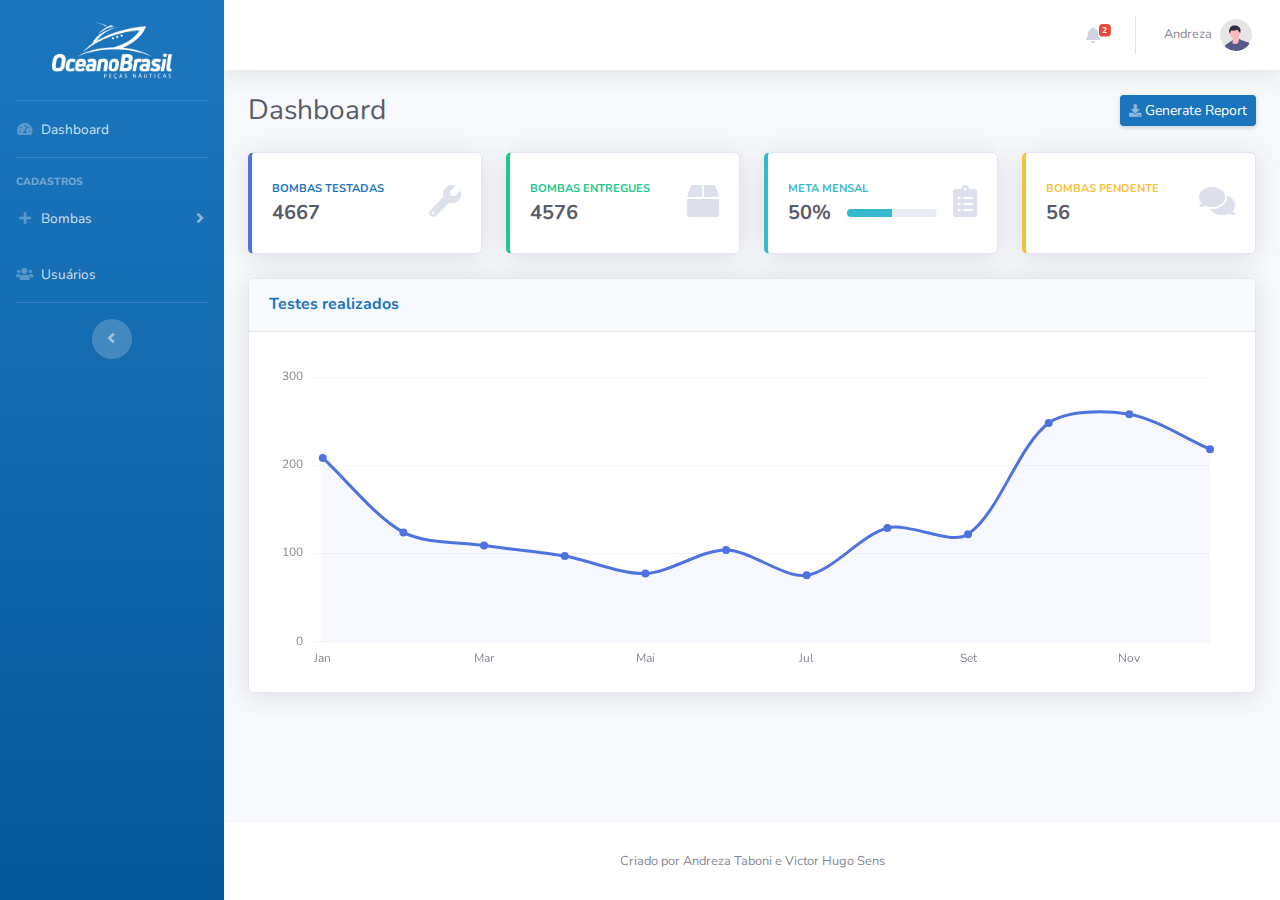
<file: index.html>
<!DOCTYPE html>
<html lang="pt-BR">

<head>

    <meta charset="utf-8">
    <meta http-equiv="X-UA-Compatible" content="IE=edge">
    <meta name="viewport" content="width=device-width, initial-scale=1, shrink-to-fit=no">
    <meta name="description" content="">
    <meta name="author" content="">

    <title>Fuellytics | Dashboard</title>

    <!-- Custom fonts for this template -->
    <link href="vendor/fontawesome-free/css/all.min.css" rel="stylesheet" type="text/css">
    <link
            href="https://fonts.googleapis.com/css?family=Nunito:200,200i,300,300i,400,400i,600,600i,700,700i,800,800i,900,900i"
            rel="stylesheet">

    <!-- Custom styles for this template -->
    <link href="css/sb-admin-2.min.css" rel="stylesheet">

    <!-- Custom styles for this page -->
    <link href="vendor/datatables/dataTables.bootstrap4.min.css" rel="stylesheet">
    <link href="css/custom.css" rel="stylesheet">

</head>

<body id="page-top">
<!-- Page Wrapper -->
<div id="wrapper">
    <!-- Sidebar -->
    <ul class="navbar-nav bg-gradient-primary sidebar sidebar-dark accordion" id="accordionSidebar">

        <!-- Sidebar - Brand -->
        <a class="sidebar-brand d-flex align-items-center justify-content-center" href="index.html">
            <div class="sidebar-brand-icon">
                <img src="img/logo-rodape.png" alt="logo" style="height: 57px;">
            </div>
        </a>

        <!-- Divider -->
        <hr class="sidebar-divider my-0">

        <!-- Nav Item - Dashboard -->
        <li class="nav-item">
            <a class="nav-link" href="index.html">
                <i class="fas fa-fw fa-tachometer-alt"></i>
                <span>Dashboard</span></a>
        </li>

        <!-- Divider -->
        <hr class="sidebar-divider">

        <!-- Heading -->
        <div class="sidebar-heading">
            Cadastros
        </div>

        <!-- Nav Item - Pages Collapse Menu -->
        <li class="nav-item">
            <a class="nav-link collapsed" href="#" data-toggle="collapse" data-target="#collapseTwo"
               aria-expanded="true" aria-controls="collapseTwo">
                <i class="fas fa-fw fa-plus"></i>
                <span>Bombas</span>
            </a>
            <div id="collapseTwo" class="collapse" aria-labelledby="headingTwo" data-parent="#accordionSidebar">
                <div class="bg-white py-2 collapse-inner rounded">
                    <h6 class="collapse-header">Bombas:</h6>
                    <a class="collapse-item" href="marcas.html">Marcas</a>
                    <a class="collapse-item" href="modelos.html">Modelos</a>
                    <a class="collapse-item" href="bombas.html">Bombas</a>
                </div>
            </div>
        </li>

        <!-- Nav Item - Utilities Collapse Menu -->
        <li class="nav-item">
            <a class="nav-link" href="usuarios.html">
                <i class="fas fa-fw fa-users"></i>
                <span>Usuários</span></a>
        </li>


        <!-- Divider -->
        <hr class="sidebar-divider d-none d-md-block">

        <!-- Sidebar Toggler (Sidebar) -->
        <div class="text-center d-none d-md-inline">
            <button class="rounded-circle border-0" id="sidebarToggle"></button>
        </div>

    </ul>
    <!-- End of Sidebar -->

    <!-- Content Wrapper -->
    <div id="content-wrapper" class="d-flex flex-column">

        <!-- Main Content -->
        <div id="content">

            <!-- Topbar -->
            <nav class="navbar navbar-expand navbar-light bg-white topbar mb-4 static-top shadow">

                <!-- Sidebar Toggle (Topbar) -->
                <form class="form-inline">
                    <button id="sidebarToggleTop" class="btn btn-link d-md-none rounded-circle mr-3">
                        <i class="fa fa-bars"></i>
                    </button>
                </form>


                <!-- Topbar Navbar -->
                <ul class="navbar-nav ml-auto">

                    <!-- Nav Item - Search Dropdown (Visible Only XS) -->
                    <li class="nav-item dropdown no-arrow d-sm-none">
                        <a class="nav-link dropdown-toggle" href="#" id="searchDropdown" role="button"
                           data-toggle="dropdown" aria-haspopup="true" aria-expanded="false">
                            <i class="fas fa-search fa-fw"></i>
                        </a>
                        <!-- Dropdown - Messages -->
                        <div class="dropdown-menu dropdown-menu-right p-3 shadow animated--grow-in"
                             aria-labelledby="searchDropdown">
                            <form class="form-inline mr-auto w-100 navbar-search">
                                <div class="input-group">
                                    <input type="text" class="form-control bg-light border-0 small"
                                           placeholder="Search for..." aria-label="Search"
                                           aria-describedby="basic-addon2">
                                    <div class="input-group-append">
                                        <button class="btn btn-primary" type="button">
                                            <i class="fas fa-search fa-sm"></i>
                                        </button>
                                    </div>
                                </div>
                            </form>
                        </div>
                    </li>

                    <!-- Nav Item - Alerts -->
                    <li class="nav-item dropdown no-arrow mx-1">
                        <a class="nav-link dropdown-toggle" href="#" id="alertsDropdown" role="button"
                           data-toggle="dropdown" aria-haspopup="true" aria-expanded="false">
                            <i class="fas fa-bell fa-fw"></i>
                            <!-- Counter - Alerts -->
                            <span class="badge badge-danger badge-counter">2</span>
                        </a>
                        <!-- Dropdown - Alerts -->
                        <div class="dropdown-list dropdown-menu dropdown-menu-right shadow animated--grow-in"
                             aria-labelledby="alertsDropdown">
                            <h6 class="dropdown-header">
                                Notificações
                            </h6>
                            <a class="dropdown-item d-flex align-items-center" href="#">
                                <div class="mr-3">
                                    <div class="icon-circle bg-primary">
                                        <i class="fas fa-file-alt text-white"></i>
                                    </div>
                                </div>
                                <div>
                                    <div class="small text-gray-500">7 de Junho de 2025</div>
                                    <span class="font-weight-bold">Novo relatório pronto para download!</span>
                                </div>
                            </a>
                            <a class="dropdown-item d-flex align-items-center" href="#">
                                <div class="mr-3">
                                    <div class="icon-circle bg-warning">
                                        <i class="fas fa-exclamation-triangle text-white"></i>
                                    </div>
                                </div>
                                <div>
                                    <div class="small text-gray-500">5 de Junho de 2025</div>
                                    Estoque da bomba <b>NN 273</b> baixo.
                                </div>
                            </a>
                            <a class="dropdown-item text-center small text-gray-500" href="#">Ver todos</a>
                        </div>
                    </li>


                    <div class="topbar-divider d-none d-sm-block"></div>

                    <!-- Nav Item - User Information -->
                    <li class="nav-item dropdown no-arrow">
                        <a class="nav-link dropdown-toggle" href="#" id="userDropdown" role="button"
                           data-toggle="dropdown" aria-haspopup="true" aria-expanded="false">
                            <span class="mr-2 d-none d-lg-inline text-gray-600 small">Andreza</span>
                            <img class="img-profile rounded-circle"
                                 src="img/undraw_profile.svg">
                        </a>
                        <!-- Dropdown - User Information -->
                        <div class="dropdown-menu dropdown-menu-right shadow animated--grow-in"
                             aria-labelledby="userDropdown">
                            <a class="dropdown-item" href="usuario.html">
                                <i class="fas fa-user fa-sm fa-fw mr-2 text-gray-400"></i>
                                Perfil
                            </a>
                            <a class="dropdown-item" href="usuario.html">
                                <i class="fas fa-cogs fa-sm fa-fw mr-2 text-gray-400"></i>
                                Configurações
                            </a>
                            <a class="dropdown-item" href="usuario.html">
                                <i class="fas fa-list fa-sm fa-fw mr-2 text-gray-400"></i>
                                Atividades
                            </a>
                            <div class="dropdown-divider"></div>
                            <a class="dropdown-item" href="#" data-toggle="modal" data-target="#logoutModal">
                                <i class="fas fa-sign-out-alt fa-sm fa-fw mr-2 text-gray-400"></i>
                                Sair
                            </a>
                        </div>
                    </li>
                </ul>
            </nav>
            <!-- End of Topbar -->

            <!-- Begin Page Content -->
            <div class="container-fluid">

                <!-- Page Heading -->
                <div class="d-sm-flex align-items-center justify-content-between mb-4">
                    <h1 class="h3 mb-0 text-gray-800">Dashboard</h1>
                    <a href="#" class="d-none d-sm-inline-block btn btn-sm btn-primary shadow-sm"><i
                            class="fas fa-download fa-sm text-white-50"></i> Generate Report</a>
                </div>

                <!-- Content Row -->
                <div class="row">

                    <!-- Earnings (Monthly) Card Example -->
                    <div class="col-xl-3 col-md-6 mb-4">
                        <div class="card border-left-primary shadow h-100 py-2">
                            <div class="card-body">
                                <div class="row no-gutters align-items-center">
                                    <div class="col mr-2">
                                        <div class="text-xs font-weight-bold text-primary text-uppercase mb-1">
                                            Bombas testadas
                                        </div>
                                        <div class="h5 mb-0 font-weight-bold text-gray-800">4667</div>
                                    </div>
                                    <div class="col-auto">
                                        <i class="fas fa-wrench fa-2x text-gray-300"></i>
                                    </div>
                                </div>
                            </div>
                        </div>
                    </div>

                    <!-- Earnings (Monthly) Card Example -->
                    <div class="col-xl-3 col-md-6 mb-4">
                        <div class="card border-left-success shadow h-100 py-2">
                            <div class="card-body">
                                <div class="row no-gutters align-items-center">
                                    <div class="col mr-2">
                                        <div class="text-xs font-weight-bold text-success text-uppercase mb-1">
                                            Bombas entregues
                                        </div>
                                        <div class="h5 mb-0 font-weight-bold text-gray-800">4576</div>
                                    </div>
                                    <div class="col-auto">
                                        <i class="fas fa-box fa-2x text-gray-300"></i>
                                    </div>
                                </div>
                            </div>
                        </div>
                    </div>

                    <!-- Earnings (Monthly) Card Example -->
                    <div class="col-xl-3 col-md-6 mb-4">
                        <div class="card border-left-info shadow h-100 py-2">
                            <div class="card-body">
                                <div class="row no-gutters align-items-center">
                                    <div class="col mr-2">
                                        <div class="text-xs font-weight-bold text-info text-uppercase mb-1">
                                            Meta mensal
                                        </div>
                                        <div class="row no-gutters align-items-center">
                                            <div class="col-auto">
                                                <div class="h5 mb-0 mr-3 font-weight-bold text-gray-800">50%</div>
                                            </div>
                                            <div class="col">
                                                <div class="progress progress-sm mr-2">
                                                    <div class="progress-bar bg-info" role="progressbar"
                                                         style="width: 50%" aria-valuenow="50" aria-valuemin="0"
                                                         aria-valuemax="100"></div>
                                                </div>
                                            </div>
                                        </div>
                                    </div>
                                    <div class="col-auto">
                                        <i class="fas fa-clipboard-list fa-2x text-gray-300"></i>
                                    </div>
                                </div>
                            </div>
                        </div>
                    </div>

                    <!-- Pending Requests Card Example -->
                    <div class="col-xl-3 col-md-6 mb-4">
                        <div class="card border-left-warning shadow h-100 py-2">
                            <div class="card-body">
                                <div class="row no-gutters align-items-center">
                                    <div class="col mr-2">
                                        <div class="text-xs font-weight-bold text-warning text-uppercase mb-1">
                                            Bombas pendente
                                        </div>
                                        <div class="h5 mb-0 font-weight-bold text-gray-800">56</div>
                                    </div>
                                    <div class="col-auto">
                                        <i class="fas fa-comments fa-2x text-gray-300"></i>
                                    </div>
                                </div>
                            </div>
                        </div>
                    </div>
                </div>

                <!-- Content Row -->

                <div class="row">

                    <!-- Area Chart -->
                    <div class="col-12">
                        <div class="card shadow mb-4">
                            <!-- Card Header - Dropdown -->
                            <div class="card-header py-3 d-flex flex-row align-items-center justify-content-between">
                                <h6 class="m-0 font-weight-bold text-primary">Testes realizados</h6>
                            </div>
                            <!-- Card Body -->
                            <div class="card-body">
                                <div class="chart-area">
                                    <canvas id="myAreaChart"></canvas>
                                </div>
                            </div>
                        </div>
                    </div>
                </div>

            </div>
            <!-- /.container-fluid -->

        </div>
        <!-- End of Main Content -->

        <!-- Footer -->
        <footer class="sticky-footer bg-white">
            <div class="container my-auto">
                <div class="copyright text-center my-auto">
                    <span>Criado por Andreza Taboni e Victor Hugo Sens</span>
                </div>
            </div>
        </footer>
        <!-- End of Footer -->

    </div>
    <!-- End of Content Wrapper -->

</div>
<!-- End of Page Wrapper -->

<!-- Scroll to Top Button-->
<a class="scroll-to-top rounded" href="#page-top">
    <i class="fas fa-angle-up"></i>
</a>

<!-- Logout Modal-->
<div class="modal fade" id="logoutModal" tabindex="-1" role="dialog" aria-labelledby="exampleModalLabel"
     aria-hidden="true">
    <div class="modal-dialog" role="document">
        <div class="modal-content">
            <div class="modal-header">
                <h5 class="modal-title" id="exampleModalLabel">Ready to Leave?</h5>
                <button class="close" type="button" data-dismiss="modal" aria-label="Close">
                    <span aria-hidden="true">×</span>
                </button>
            </div>
            <div class="modal-body">Select "Logout" below if you are ready to end your current session.</div>
            <div class="modal-footer">
                <button class="btn btn-secondary" type="button" data-dismiss="modal">Cancel</button>
                <a class="btn btn-primary" href="login.html">Logout</a>
            </div>
        </div>
    </div>
</div>

<!-- Bootstrap core JavaScript-->
<script src="vendor/jquery/jquery.min.js"></script>
<script src="vendor/bootstrap/js/bootstrap.bundle.min.js"></script>

<!-- Core plugin JavaScript-->
<script src="vendor/jquery-easing/jquery.easing.min.js"></script>

<!-- Custom scripts for all pages-->
<script src="js/sb-admin-2.min.js"></script>

<script src="vendor/chart.js/Chart.min.js"></script>

<!-- Page level custom scripts -->
<script src="js/demo/chart-area-demo.js"></script>
<script src="js/demo/chart-pie-demo.js"></script>

</body>

</html>
</file>
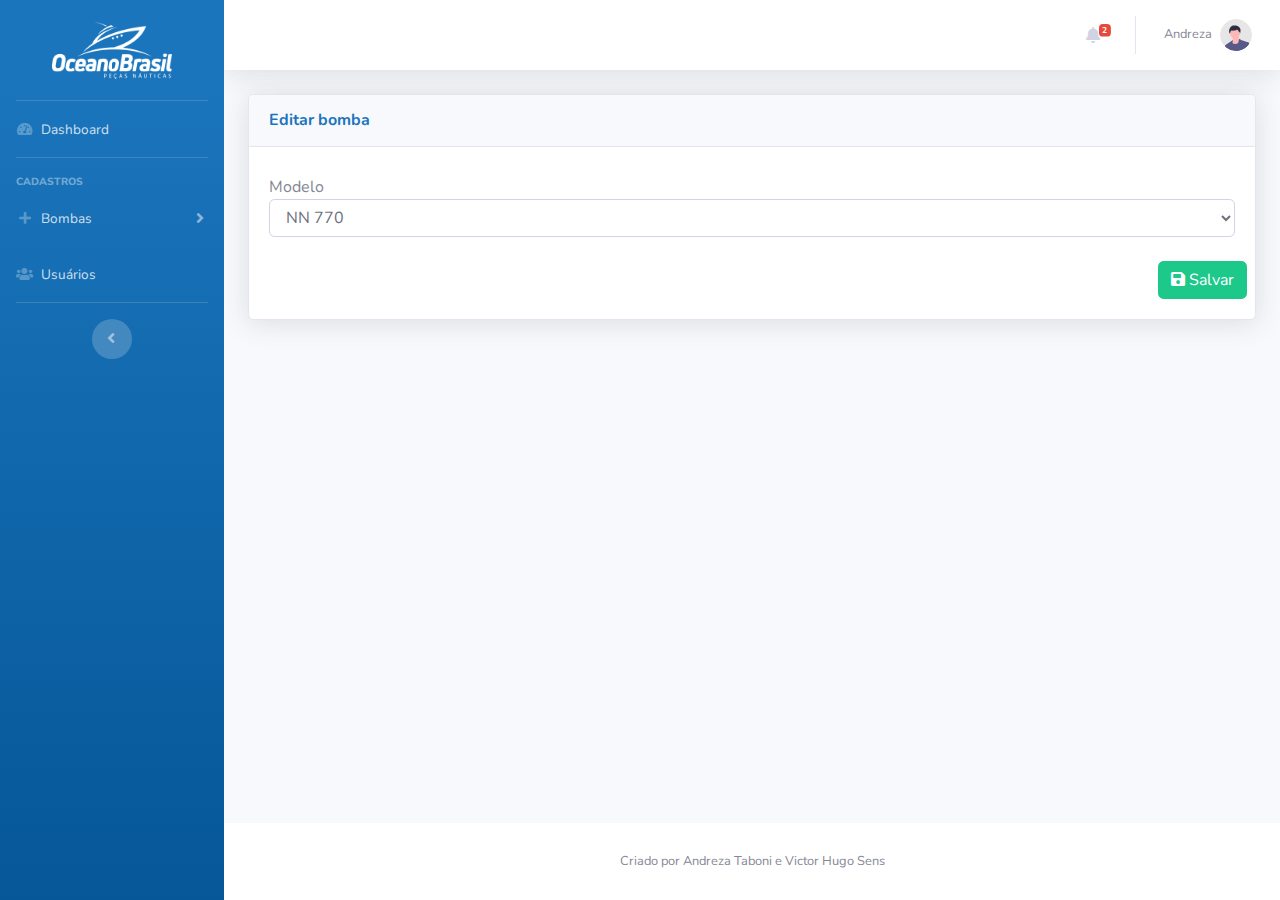
<file: bomba.html>
<!DOCTYPE html>
<html lang="pt-BR">

<head>

    <meta charset="utf-8">
    <meta http-equiv="X-UA-Compatible" content="IE=edge">
    <meta name="viewport" content="width=device-width, initial-scale=1, shrink-to-fit=no">
    <meta name="description" content="">
    <meta name="author" content="">

    <title>Fuellytics | Editar bomba</title>

    <!-- Custom fonts for this template -->
    <link href="vendor/fontawesome-free/css/all.min.css" rel="stylesheet" type="text/css">
    <link
            href="https://fonts.googleapis.com/css?family=Nunito:200,200i,300,300i,400,400i,600,600i,700,700i,800,800i,900,900i"
            rel="stylesheet">

    <!-- Custom styles for this template -->
    <link href="css/sb-admin-2.min.css" rel="stylesheet">

    <!-- Custom styles for this page -->
    <link href="vendor/datatables/dataTables.bootstrap4.min.css" rel="stylesheet">
    <link href="css/custom.css" rel="stylesheet">

</head>

<body id="page-top">
<!-- Page Wrapper -->
<div id="wrapper">
    <!-- Sidebar -->
    <ul class="navbar-nav bg-gradient-primary sidebar sidebar-dark accordion" id="accordionSidebar">

        <!-- Sidebar - Brand -->
        <a class="sidebar-brand d-flex align-items-center justify-content-center" href="index.html">
            <div class="sidebar-brand-icon">
                <img src="img/logo-rodape.png" alt="logo" style="height: 57px;">
            </div>
        </a>

        <!-- Divider -->
        <hr class="sidebar-divider my-0">

        <!-- Nav Item - Dashboard -->
        <li class="nav-item">
            <a class="nav-link" href="index.html">
                <i class="fas fa-fw fa-tachometer-alt"></i>
                <span>Dashboard</span></a>
        </li>

        <!-- Divider -->
        <hr class="sidebar-divider">

        <!-- Heading -->
        <div class="sidebar-heading">
            Cadastros
        </div>

        <!-- Nav Item - Pages Collapse Menu -->
        <li class="nav-item">
            <a class="nav-link collapsed" href="#" data-toggle="collapse" data-target="#collapseTwo"
               aria-expanded="true" aria-controls="collapseTwo">
                <i class="fas fa-fw fa-plus"></i>
                <span>Bombas</span>
            </a>
            <div id="collapseTwo" class="collapse" aria-labelledby="headingTwo" data-parent="#accordionSidebar">
                <div class="bg-white py-2 collapse-inner rounded">
                    <h6 class="collapse-header">Bombas:</h6>
                    <a class="collapse-item" href="marcas.html">Marcas</a>
                    <a class="collapse-item" href="modelos.html">Modelos</a>
                    <a class="collapse-item" href="bombas.html">Bombas</a>
                </div>
            </div>
        </li>

        <!-- Nav Item - Utilities Collapse Menu -->
        <li class="nav-item">
            <a class="nav-link" href="usuarios.html">
                <i class="fas fa-fw fa-users"></i>
                <span>Usuários</span></a>
        </li>


        <!-- Divider -->
        <hr class="sidebar-divider d-none d-md-block">

        <!-- Sidebar Toggler (Sidebar) -->
        <div class="text-center d-none d-md-inline">
            <button class="rounded-circle border-0" id="sidebarToggle"></button>
        </div>

    </ul>
    <!-- End of Sidebar -->

    <!-- Content Wrapper -->
    <div id="content-wrapper" class="d-flex flex-column">

        <!-- Main Content -->
        <div id="content">

            <!-- Topbar -->
            <nav class="navbar navbar-expand navbar-light bg-white topbar mb-4 static-top shadow">

                <!-- Sidebar Toggle (Topbar) -->
                <form class="form-inline">
                    <button id="sidebarToggleTop" class="btn btn-link d-md-none rounded-circle mr-3">
                        <i class="fa fa-bars"></i>
                    </button>
                </form>


                <!-- Topbar Navbar -->
                <ul class="navbar-nav ml-auto">

                    <!-- Nav Item - Search Dropdown (Visible Only XS) -->
                    <li class="nav-item dropdown no-arrow d-sm-none">
                        <a class="nav-link dropdown-toggle" href="#" id="searchDropdown" role="button"
                           data-toggle="dropdown" aria-haspopup="true" aria-expanded="false">
                            <i class="fas fa-search fa-fw"></i>
                        </a>
                        <!-- Dropdown - Messages -->
                        <div class="dropdown-menu dropdown-menu-right p-3 shadow animated--grow-in"
                             aria-labelledby="searchDropdown">
                            <form class="form-inline mr-auto w-100 navbar-search">
                                <div class="input-group">
                                    <input type="text" class="form-control bg-light border-0 small"
                                           placeholder="Search for..." aria-label="Search"
                                           aria-describedby="basic-addon2">
                                    <div class="input-group-append">
                                        <button class="btn btn-primary" type="button">
                                            <i class="fas fa-search fa-sm"></i>
                                        </button>
                                    </div>
                                </div>
                            </form>
                        </div>
                    </li>

                    <!-- Nav Item - Alerts -->
                    <li class="nav-item dropdown no-arrow mx-1">
                        <a class="nav-link dropdown-toggle" href="#" id="alertsDropdown" role="button"
                           data-toggle="dropdown" aria-haspopup="true" aria-expanded="false">
                            <i class="fas fa-bell fa-fw"></i>
                            <!-- Counter - Alerts -->
                            <span class="badge badge-danger badge-counter">2</span>
                        </a>
                        <!-- Dropdown - Alerts -->
                        <div class="dropdown-list dropdown-menu dropdown-menu-right shadow animated--grow-in"
                             aria-labelledby="alertsDropdown">
                            <h6 class="dropdown-header">
                                Notificações
                            </h6>
                            <a class="dropdown-item d-flex align-items-center" href="#">
                                <div class="mr-3">
                                    <div class="icon-circle bg-primary">
                                        <i class="fas fa-file-alt text-white"></i>
                                    </div>
                                </div>
                                <div>
                                    <div class="small text-gray-500">7 de Junho de 2025</div>
                                    <span class="font-weight-bold">Novo relatório pronto para download!</span>
                                </div>
                            </a>
                            <a class="dropdown-item d-flex align-items-center" href="#">
                                <div class="mr-3">
                                    <div class="icon-circle bg-warning">
                                        <i class="fas fa-exclamation-triangle text-white"></i>
                                    </div>
                                </div>
                                <div>
                                    <div class="small text-gray-500">5 de Junho de 2025</div>
                                    Estoque da bomba <b>NN 273</b> baixo.
                                </div>
                            </a>
                            <a class="dropdown-item text-center small text-gray-500" href="#">Ver todos</a>
                        </div>
                    </li>


                    <div class="topbar-divider d-none d-sm-block"></div>

                    <!-- Nav Item - User Information -->
                    <li class="nav-item dropdown no-arrow">
                        <a class="nav-link dropdown-toggle" href="#" id="userDropdown" role="button"
                           data-toggle="dropdown" aria-haspopup="true" aria-expanded="false">
                            <span class="mr-2 d-none d-lg-inline text-gray-600 small">Andreza</span>
                            <img class="img-profile rounded-circle"
                                 src="img/undraw_profile.svg">
                        </a>
                        <!-- Dropdown - User Information -->
                        <div class="dropdown-menu dropdown-menu-right shadow animated--grow-in"
                             aria-labelledby="userDropdown">
                            <a class="dropdown-item" href="usuario.html">
                                <i class="fas fa-user fa-sm fa-fw mr-2 text-gray-400"></i>
                                Perfil
                            </a>
                            <a class="dropdown-item" href="usuario.html">
                                <i class="fas fa-cogs fa-sm fa-fw mr-2 text-gray-400"></i>
                                Configurações
                            </a>
                            <a class="dropdown-item" href="usuario.html">
                                <i class="fas fa-list fa-sm fa-fw mr-2 text-gray-400"></i>
                                Atividades
                            </a>
                            <div class="dropdown-divider"></div>
                            <a class="dropdown-item" href="#" data-toggle="modal" data-target="#logoutModal">
                                <i class="fas fa-sign-out-alt fa-sm fa-fw mr-2 text-gray-400"></i>
                                Sair
                            </a>
                        </div>
                    </li>

                </ul>

            </nav>
            <!-- End of Topbar -->

            <!-- Begin Page Content -->
            <div class="container-fluid">

                <!-- DataTales Example -->
                <div class="card shadow mb-4">
                    <div class="card-header py-3">
                        <h6 class="m-0 font-weight-bold text-primary">Editar bomba</h6>
                    </div>
                    <div class="card-body">
                        <div class="w-100">
                            <form class="needs-validation">
                                <div class="row g-3">

                                    <div class="col-sm-12">
                                        <label class="form-label w-100">
                                            Modelo
                                        </label>
                                        <select name="modelo" class="form-control">
                                            <option value="1">NN 770</option>
                                            <option value="2">NN 651</option>
                                            <option value="3">NN 810</option>
                                        </select>
                                    </div>

                                    <div class="w-100 d-flex justify-content-end mt-4">
                                        <button class="btn btn-success btn" type="submit">
                                            <i class="fa fa-save"></i>
                                            Salvar
                                        </button>
                                    </div>
                                </div>
                            </form>
                        </div>
                    </div>
                </div>

            </div>
            <!-- /.container-fluid -->

        </div>
        <!-- End of Main Content -->

        <!-- Footer -->
        <footer class="sticky-footer bg-white">
            <div class="container my-auto">
                <div class="copyright text-center my-auto">
                    <span>Criado por Andreza Taboni e Victor Hugo Sens</span>
                </div>
            </div>
        </footer>
        <!-- End of Footer -->

    </div>
    <!-- End of Content Wrapper -->

</div>
<!-- End of Page Wrapper -->

<!-- Scroll to Top Button-->
<a class="scroll-to-top rounded" href="#page-top">
    <i class="fas fa-angle-up"></i>
</a>

<!-- Logout Modal-->
<div class="modal fade" id="logoutModal" tabindex="-1" role="dialog" aria-labelledby="exampleModalLabel"
     aria-hidden="true">
    <div class="modal-dialog" role="document">
        <div class="modal-content">
            <div class="modal-header">
                <h5 class="modal-title" id="exampleModalLabel">Ready to Leave?</h5>
                <button class="close" type="button" data-dismiss="modal" aria-label="Close">
                    <span aria-hidden="true">×</span>
                </button>
            </div>
            <div class="modal-body">Select "Logout" below if you are ready to end your current session.</div>
            <div class="modal-footer">
                <button class="btn btn-secondary" type="button" data-dismiss="modal">Cancel</button>
                <a class="btn btn-primary" href="login.html">Logout</a>
            </div>
        </div>
    </div>
</div>

<!-- Bootstrap core JavaScript-->
<script src="vendor/jquery/jquery.min.js"></script>
<script src="vendor/bootstrap/js/bootstrap.bundle.min.js"></script>

<!-- Core plugin JavaScript-->
<script src="vendor/jquery-easing/jquery.easing.min.js"></script>

<!-- Custom scripts for all pages-->
<script src="js/sb-admin-2.min.js"></script>

<!-- Page level plugins -->
<script src="vendor/datatables/jquery.dataTables.min.js"></script>
<script src="vendor/datatables/dataTables.bootstrap4.min.js"></script>

<!-- Page level custom scripts -->
<!--<script src="js/demo/datatables-demo.js"></script>-->

</body>

</html>
</file>
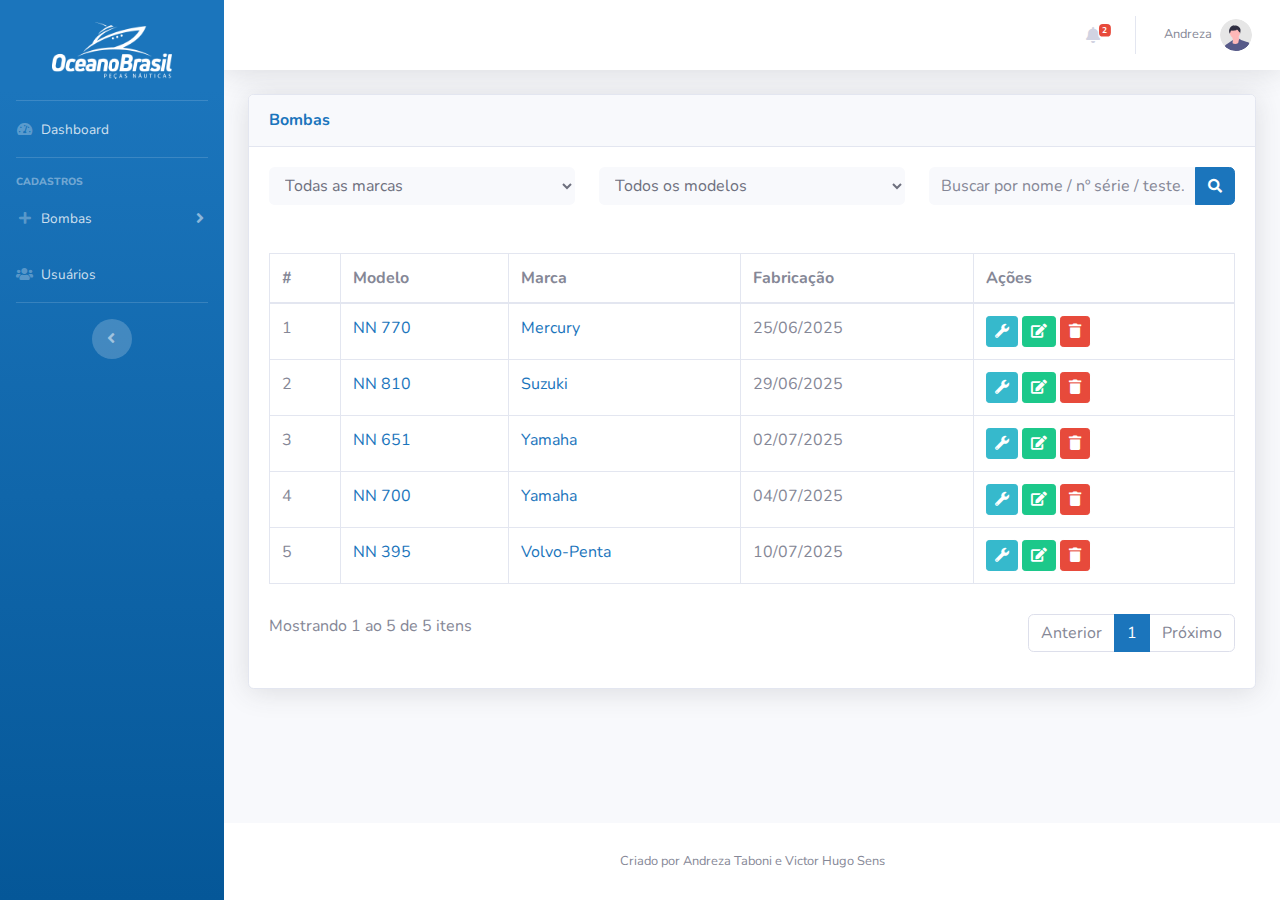
<file: bombas.html>
<!DOCTYPE html>
<html lang="pt-BR">

<head>

    <meta charset="utf-8">
    <meta http-equiv="X-UA-Compatible" content="IE=edge">
    <meta name="viewport" content="width=device-width, initial-scale=1, shrink-to-fit=no">
    <meta name="description" content="">
    <meta name="author" content="">

    <title>Fuellytics | Bombas</title>

    <!-- Custom fonts for this template -->
    <link href="vendor/fontawesome-free/css/all.min.css" rel="stylesheet" type="text/css">
    <link
            href="https://fonts.googleapis.com/css?family=Nunito:200,200i,300,300i,400,400i,600,600i,700,700i,800,800i,900,900i"
            rel="stylesheet">

    <!-- Custom styles for this template -->
    <link href="css/sb-admin-2.min.css" rel="stylesheet">

    <!-- Custom styles for this page -->
        <link href="vendor/datatables/dataTables.bootstrap4.min.css" rel="stylesheet">
    <link href="css/custom.css" rel="stylesheet">

</head>

<body id="page-top">
<!-- Page Wrapper -->
<div id="wrapper">
    <!-- Sidebar -->
    <ul class="navbar-nav bg-gradient-primary sidebar sidebar-dark accordion" id="accordionSidebar">

        <!-- Sidebar - Brand -->
        <a class="sidebar-brand d-flex align-items-center justify-content-center" href="index.html">
            <div class="sidebar-brand-icon">
                <img src="img/logo-rodape.png" alt="logo" style="height: 57px;">
            </div>
        </a>

        <!-- Divider -->
        <hr class="sidebar-divider my-0">

        <!-- Nav Item - Dashboard -->
        <li class="nav-item">
            <a class="nav-link" href="index.html">
                <i class="fas fa-fw fa-tachometer-alt"></i>
                <span>Dashboard</span></a>
        </li>

        <!-- Divider -->
        <hr class="sidebar-divider">

        <!-- Heading -->
        <div class="sidebar-heading">
            Cadastros
        </div>

        <!-- Nav Item - Pages Collapse Menu -->
        <li class="nav-item">
            <a class="nav-link collapsed" href="#" data-toggle="collapse" data-target="#collapseTwo"
               aria-expanded="true" aria-controls="collapseTwo">
                <i class="fas fa-fw fa-plus"></i>
                <span>Bombas</span>
            </a>
            <div id="collapseTwo" class="collapse" aria-labelledby="headingTwo" data-parent="#accordionSidebar">
                <div class="bg-white py-2 collapse-inner rounded">
                    <h6 class="collapse-header">Bombas:</h6>
                    <a class="collapse-item" href="marcas.html">Marcas</a>
                    <a class="collapse-item" href="modelos.html">Modelos</a>
                    <a class="collapse-item" href="bombas.html">Bombas</a>
                </div>
            </div>
        </li>

        <!-- Nav Item - Utilities Collapse Menu -->
        <li class="nav-item">
            <a class="nav-link" href="usuarios.html">
                <i class="fas fa-fw fa-users"></i>
                <span>Usuários</span></a>
        </li>


        <!-- Divider -->
        <hr class="sidebar-divider d-none d-md-block">

        <!-- Sidebar Toggler (Sidebar) -->
        <div class="text-center d-none d-md-inline">
            <button class="rounded-circle border-0" id="sidebarToggle"></button>
        </div>

    </ul>
    <!-- End of Sidebar -->

    <!-- Content Wrapper -->
    <div id="content-wrapper" class="d-flex flex-column">

        <!-- Main Content -->
        <div id="content">

            <!-- Topbar -->
            <nav class="navbar navbar-expand navbar-light bg-white topbar mb-4 static-top shadow">

                <!-- Sidebar Toggle (Topbar) -->
                <form class="form-inline">
                    <button id="sidebarToggleTop" class="btn btn-link d-md-none rounded-circle mr-3">
                        <i class="fa fa-bars"></i>
                    </button>
                </form>


                <!-- Topbar Navbar -->
                <ul class="navbar-nav ml-auto">

                    <!-- Nav Item - Search Dropdown (Visible Only XS) -->
                    <li class="nav-item dropdown no-arrow d-sm-none">
                        <a class="nav-link dropdown-toggle" href="#" id="searchDropdown" role="button"
                           data-toggle="dropdown" aria-haspopup="true" aria-expanded="false">
                            <i class="fas fa-search fa-fw"></i>
                        </a>
                        <!-- Dropdown - Messages -->
                        <div class="dropdown-menu dropdown-menu-right p-3 shadow animated--grow-in"
                             aria-labelledby="searchDropdown">
                            <form class="form-inline mr-auto w-100 navbar-search">
                                <div class="input-group">
                                    <input type="text" class="form-control bg-light border-0 small"
                                           placeholder="Search for..." aria-label="Search"
                                           aria-describedby="basic-addon2">
                                    <div class="input-group-append">
                                        <button class="btn btn-primary" type="button">
                                            <i class="fas fa-search fa-sm"></i>
                                        </button>
                                    </div>
                                </div>
                            </form>
                        </div>
                    </li>

                    <!-- Nav Item - Alerts -->
                    <li class="nav-item dropdown no-arrow mx-1">
                        <a class="nav-link dropdown-toggle" href="#" id="alertsDropdown" role="button"
                           data-toggle="dropdown" aria-haspopup="true" aria-expanded="false">
                            <i class="fas fa-bell fa-fw"></i>
                            <!-- Counter - Alerts -->
                            <span class="badge badge-danger badge-counter">2</span>
                        </a>
                        <!-- Dropdown - Alerts -->
                        <div class="dropdown-list dropdown-menu dropdown-menu-right shadow animated--grow-in"
                             aria-labelledby="alertsDropdown">
                            <h6 class="dropdown-header">
                                Notificações
                            </h6>
                            <a class="dropdown-item d-flex align-items-center" href="#">
                                <div class="mr-3">
                                    <div class="icon-circle bg-primary">
                                        <i class="fas fa-file-alt text-white"></i>
                                    </div>
                                </div>
                                <div>
                                    <div class="small text-gray-500">7 de Junho de 2025</div>
                                    <span class="font-weight-bold">Novo relatório pronto para download!</span>
                                </div>
                            </a>
                            <a class="dropdown-item d-flex align-items-center" href="#">
                                <div class="mr-3">
                                    <div class="icon-circle bg-warning">
                                        <i class="fas fa-exclamation-triangle text-white"></i>
                                    </div>
                                </div>
                                <div>
                                    <div class="small text-gray-500">5 de Junho de 2025</div>
                                    Estoque da bomba <b>NN 273</b> baixo.
                                </div>
                            </a>
                            <a class="dropdown-item text-center small text-gray-500" href="#">Ver todos</a>
                        </div>
                    </li>


                    <div class="topbar-divider d-none d-sm-block"></div>

                    <!-- Nav Item - User Information -->
                    <li class="nav-item dropdown no-arrow">
                        <a class="nav-link dropdown-toggle" href="#" id="userDropdown" role="button"
                           data-toggle="dropdown" aria-haspopup="true" aria-expanded="false">
                            <span class="mr-2 d-none d-lg-inline text-gray-600 small">Andreza</span>
                            <img class="img-profile rounded-circle"
                                 src="img/undraw_profile.svg">
                        </a>
                        <!-- Dropdown - User Information -->
                        <div class="dropdown-menu dropdown-menu-right shadow animated--grow-in"
                             aria-labelledby="userDropdown">
                            <a class="dropdown-item" href="usuario.html">
                                <i class="fas fa-user fa-sm fa-fw mr-2 text-gray-400"></i>
                                Perfil
                            </a>
                            <a class="dropdown-item" href="usuario.html">
                                <i class="fas fa-cogs fa-sm fa-fw mr-2 text-gray-400"></i>
                                Configurações
                            </a>
                            <a class="dropdown-item" href="usuario.html">
                                <i class="fas fa-list fa-sm fa-fw mr-2 text-gray-400"></i>
                                Atividades
                            </a>
                            <div class="dropdown-divider"></div>
                            <a class="dropdown-item" href="#" data-toggle="modal" data-target="#logoutModal">
                                <i class="fas fa-sign-out-alt fa-sm fa-fw mr-2 text-gray-400"></i>
                                Sair
                            </a>
                        </div>
                    </li>

                </ul>

            </nav>
            <!-- End of Topbar -->

            <!-- Begin Page Content -->
            <div class="container-fluid">

                <!-- DataTales Example -->
                <div class="card shadow mb-4">
                    <div class="card-header py-3">
                        <h6 class="m-0 font-weight-bold text-primary">Bombas</h6>
                    </div>
                    <div class="card-body">
                        <div class="row mb-5">
                            <div class="col-12">
                                <form class="navbar-search">
                                    <div class="row">
                                        <div class="col">
                                            <div class="input-group">
                                                <select name="marca" class="form-control bg-light border-0 small">
                                                    <option value="">Todas as marcas</option>
                                                    <option value="1">Mercury</option>
                                                    <option value="2">Yamaha</option>
                                                    <option value="3">Suzuki</option>
                                                </select>
                                            </div>
                                        </div>
                                        <div class="col">
                                            <div class="input-group">
                                                <select name="modelo" class="form-control bg-light border-0 small">
                                                    <option value="">Todos os modelos</option>
                                                    <option value="1">NN 770</option>
                                                    <option value="2">NN 651</option>
                                                    <option value="3">NN 810</option>
                                                </select>
                                            </div>
                                        </div>
                                        <div class="col">
                                            <div class="input-group">
                                                <input type="text" class="form-control bg-light border-0 small"
                                                       placeholder="Buscar por nome / nº série / teste..."
                                                       aria-label="Search"
                                                       aria-describedby="basic-addon2">
                                                <div class="input-group-append">
                                                    <button class="btn btn-primary" type="button">
                                                        <i class="fas fa-search fa-sm"></i>
                                                    </button>
                                                </div>
                                            </div>
                                        </div>
                                    </div>
                                </form>
                            </div>
                        </div>
                        <div class="table-responsive">
                            <table class="table table-bordered" id="dataTable" width="100%" cellspacing="0"
                                   style="margin-bottom: 30px !important;">
                                <thead>
                                <tr>
                                    <th>#</th>
                                    <th>Modelo</th>
                                    <th>Marca</th>
                                    <th>Fabricação</th>
                                    <th>Ações</th>
                                </tr>
                                </thead>
                                <tbody>
                                <tr>
                                    <td>
                                        1
                                    </td>
                                    <td>
                                        <a href="modelo.html">
                                            NN 770
                                        </a>
                                    </td>
                                    <td>
                                        <a href="marca.html">
                                            Mercury
                                        </a>
                                    </td>
                                    <td>
                                        25/06/2025
                                    </td>
                                    <td>
                                        <a href="testes.html" class="btn btn-sm btn-info">
                                            <i class="fa fa-wrench"></i>
                                        </a>
                                        <a href="bomba.html" class="btn btn-sm btn-success">
                                            <i class="fa fa-edit"></i>
                                        </a>
                                        <a href="testes.html" class="btn btn-sm btn-danger">
                                            <i class="fa fa-trash"></i>
                                        </a>
                                    </td>
                                </tr>
                                <tr>
                                    <td>
                                        2
                                    </td>
                                    <td>
                                        <a href="modelo.html">
                                            NN 810
                                        </a>
                                    </td>
                                    <td>
                                        <a href="marca.html">
                                            Suzuki
                                        </a>
                                    </td>
                                    <td>
                                        29/06/2025
                                    </td>
                                    <td>
                                        <a href="testes.html" class="btn btn-sm btn-info">
                                            <i class="fa fa-wrench"></i>
                                        </a>
                                        <a href="bomba.html" class="btn btn-sm btn-success">
                                            <i class="fa fa-edit"></i>
                                        </a>
                                        <a href="testes.html" class="btn btn-sm btn-danger">
                                            <i class="fa fa-trash"></i>
                                        </a>
                                    </td>
                                </tr>
                                <tr>
                                    <td>
                                        3
                                    </td>
                                    <td>
                                        <a href="modelo.html">
                                            NN 651
                                        </a>
                                    </td>
                                    <td>
                                        <a href="marca.html">
                                            Yamaha
                                        </a>
                                    </td>
                                    <td>
                                        02/07/2025
                                    </td>
                                    <td>
                                        <a href="testes.html" class="btn btn-sm btn-info">
                                            <i class="fa fa-wrench"></i>
                                        </a>
                                        <a href="bomba.html" class="btn btn-sm btn-success">
                                            <i class="fa fa-edit"></i>
                                        </a>
                                        <a href="testes.html" class="btn btn-sm btn-danger">
                                            <i class="fa fa-trash"></i>
                                        </a>
                                    </td>
                                </tr>
                                <tr>
                                    <td>
                                            4
                                    </td>
                                    <td>
                                        <a href="modelo.html">
                                            NN 700
                                        </a>
                                    </td>
                                    <td>
                                        <a href="marca.html">
                                            Yamaha
                                        </a>
                                    </td>
                                    <td>
                                        04/07/2025
                                    </td>
                                    <td>
                                        <a href="testes.html" class="btn btn-sm btn-info">
                                            <i class="fa fa-wrench"></i>
                                        </a>
                                        <a href="bomba.html" class="btn btn-sm btn-success">
                                            <i class="fa fa-edit"></i>
                                        </a>
                                        <a href="testes.html" class="btn btn-sm btn-danger">
                                            <i class="fa fa-trash"></i>
                                        </a>
                                    </td>
                                </tr>
                                <tr>
                                    <td>
                                        5
                                    </td>
                                    <td>
                                        <a href="modelo.html">
                                            NN 395
                                        </a>
                                    </td>
                                    <td>
                                        <a href="marca.html">
                                            Volvo-Penta
                                        </a>
                                    </td>
                                    <td>
                                        10/07/2025
                                    </td>
                                    <td>
                                        <a href="testes.html" class="btn btn-sm btn-info">
                                            <i class="fa fa-wrench"></i>
                                        </a>
                                        <a href="bomba.html" class="btn btn-sm btn-success">
                                            <i class="fa fa-edit"></i>
                                        </a>
                                        <a href="testes.html" class="btn btn-sm btn-danger">
                                            <i class="fa fa-trash"></i>
                                        </a>
                                    </td>
                                </tr>
                                </tbody>
                            </table>
                        </div>
                        <div class="row">
                            <div class="col-sm-12 col-md-5">
                                <div class="dataTables_info">
                                    Mostrando 1 ao 5 de 5 itens
                                </div>
                            </div>
                            <div class="col-sm-12 col-md-7">
                                <div class="dataTables_paginate paging_simple_numbers">
                                    <ul class="pagination justify-content-end">
                                        <li class="paginate_button page-item previous disabled">
                                            <a href="#" class="page-link">
                                                Anterior
                                            </a>
                                        </li>
                                        <li class="paginate_button page-item active">
                                            <a href="#" class="page-link">
                                                1
                                            </a>
                                        </li>
                                        <li class="paginate_button page-item next disabled">
                                            <a href="#" class="page-link">
                                                Próximo
                                            </a>
                                        </li>
                                    </ul>
                                </div>
                            </div>
                        </div>
                    </div>
                </div>

            </div>
            <!-- /.container-fluid -->

        </div>
        <!-- End of Main Content -->

        <!-- Footer -->
        <footer class="sticky-footer bg-white">
            <div class="container my-auto">
                <div class="copyright text-center my-auto">
                    <span>Criado por Andreza Taboni e Victor Hugo Sens</span>
                </div>
            </div>
        </footer>
        <!-- End of Footer -->

    </div>
    <!-- End of Content Wrapper -->

</div>
<!-- End of Page Wrapper -->

<!-- Scroll to Top Button-->
<a class="scroll-to-top rounded" href="#page-top">
    <i class="fas fa-angle-up"></i>
</a>

<!-- Logout Modal-->
<div class="modal fade" id="logoutModal" tabindex="-1" role="dialog" aria-labelledby="exampleModalLabel"
     aria-hidden="true">
    <div class="modal-dialog" role="document">
        <div class="modal-content">
            <div class="modal-header">
                <h5 class="modal-title" id="exampleModalLabel">Ready to Leave?</h5>
                <button class="close" type="button" data-dismiss="modal" aria-label="Close">
                    <span aria-hidden="true">×</span>
                </button>
            </div>
            <div class="modal-body">Select "Logout" below if you are ready to end your current session.</div>
            <div class="modal-footer">
                <button class="btn btn-secondary" type="button" data-dismiss="modal">Cancel</button>
                <a class="btn btn-primary" href="login.html">Logout</a>
            </div>
        </div>
    </div>
</div>

<!-- Bootstrap core JavaScript-->
<script src="vendor/jquery/jquery.min.js"></script>
<script src="vendor/bootstrap/js/bootstrap.bundle.min.js"></script>

<!-- Core plugin JavaScript-->
<script src="vendor/jquery-easing/jquery.easing.min.js"></script>

<!-- Custom scripts for all pages-->
<script src="js/sb-admin-2.min.js"></script>

<!-- Page level plugins -->
<script src="vendor/datatables/jquery.dataTables.min.js"></script>
<script src="vendor/datatables/dataTables.bootstrap4.min.js"></script>

<!-- Page level custom scripts -->
<!--<script src="js/demo/datatables-demo.js"></script>-->

</body>

</html>
</file>
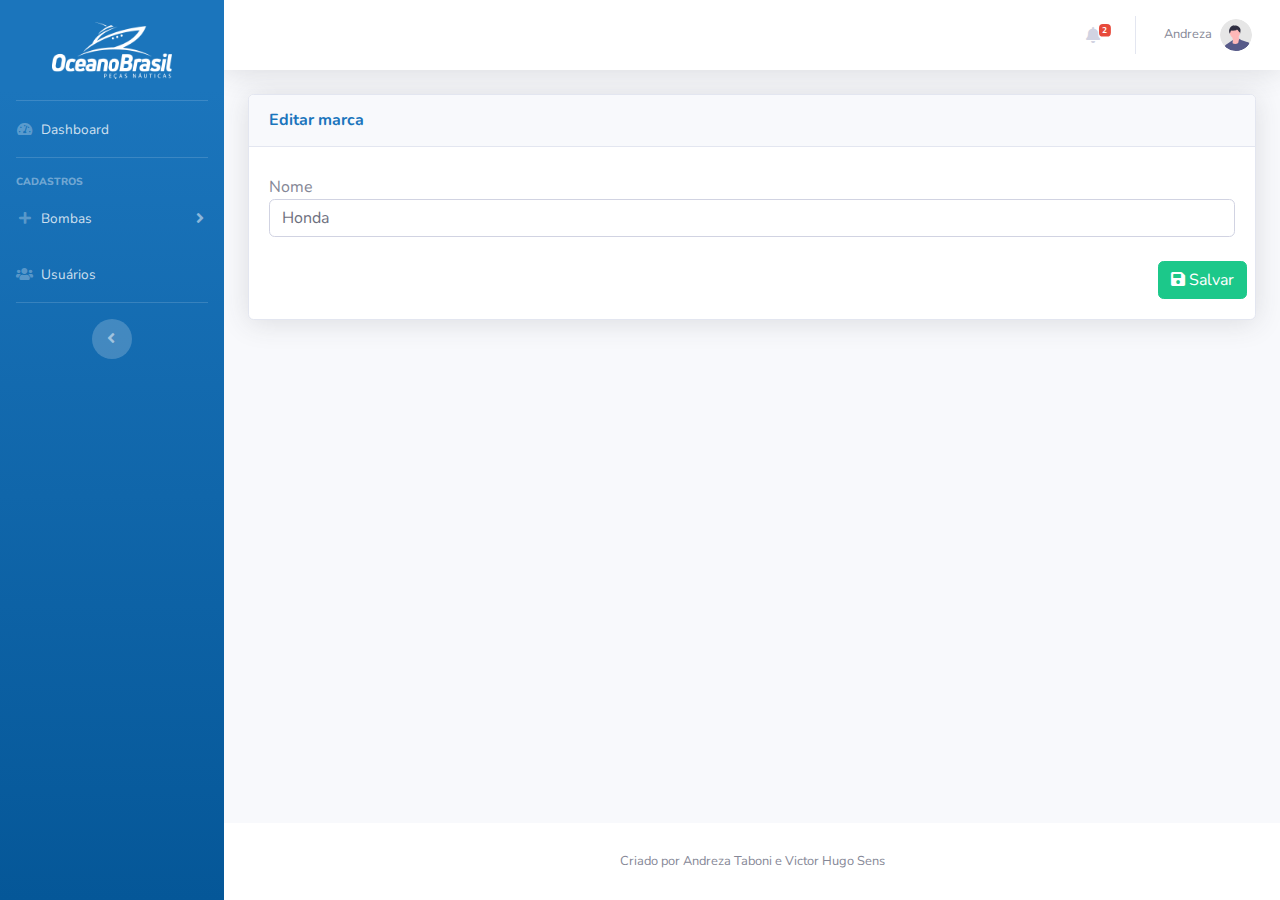
<file: marca.html>
<!DOCTYPE html>
<html lang="pt-BR">

<head>

    <meta charset="utf-8">
    <meta http-equiv="X-UA-Compatible" content="IE=edge">
    <meta name="viewport" content="width=device-width, initial-scale=1, shrink-to-fit=no">
    <meta name="description" content="">
    <meta name="author" content="">

    <title>Fuellytics | Editar marca</title>

    <!-- Custom fonts for this template -->
    <link href="vendor/fontawesome-free/css/all.min.css" rel="stylesheet" type="text/css">
    <link
            href="https://fonts.googleapis.com/css?family=Nunito:200,200i,300,300i,400,400i,600,600i,700,700i,800,800i,900,900i"
            rel="stylesheet">

    <!-- Custom styles for this template -->
    <link href="css/sb-admin-2.min.css" rel="stylesheet">

    <!-- Custom styles for this page -->
    <link href="vendor/datatables/dataTables.bootstrap4.min.css" rel="stylesheet">
    <link href="css/custom.css" rel="stylesheet">

</head>

<body id="page-top">
<!-- Page Wrapper -->
<div id="wrapper">
    <!-- Sidebar -->
    <ul class="navbar-nav bg-gradient-primary sidebar sidebar-dark accordion" id="accordionSidebar">

        <!-- Sidebar - Brand -->
        <a class="sidebar-brand d-flex align-items-center justify-content-center" href="index.html">
            <div class="sidebar-brand-icon">
                <img src="img/logo-rodape.png" alt="logo" style="height: 57px;">
            </div>
        </a>

        <!-- Divider -->
        <hr class="sidebar-divider my-0">

        <!-- Nav Item - Dashboard -->
        <li class="nav-item">
            <a class="nav-link" href="index.html">
                <i class="fas fa-fw fa-tachometer-alt"></i>
                <span>Dashboard</span></a>
        </li>

        <!-- Divider -->
        <hr class="sidebar-divider">

        <!-- Heading -->
        <div class="sidebar-heading">
            Cadastros
        </div>

        <!-- Nav Item - Pages Collapse Menu -->
        <li class="nav-item">
            <a class="nav-link collapsed" href="#" data-toggle="collapse" data-target="#collapseTwo"
               aria-expanded="true" aria-controls="collapseTwo">
                <i class="fas fa-fw fa-plus"></i>
                <span>Bombas</span>
            </a>
            <div id="collapseTwo" class="collapse" aria-labelledby="headingTwo" data-parent="#accordionSidebar">
                <div class="bg-white py-2 collapse-inner rounded">
                    <h6 class="collapse-header">Bombas:</h6>
                    <a class="collapse-item" href="marcas.html">Marcas</a>
                    <a class="collapse-item" href="modelos.html">Modelos</a>
                    <a class="collapse-item" href="bombas.html">Bombas</a>
                </div>
            </div>
        </li>

        <!-- Nav Item - Utilities Collapse Menu -->
        <li class="nav-item">
            <a class="nav-link" href="usuarios.html">
                <i class="fas fa-fw fa-users"></i>
                <span>Usuários</span></a>
        </li>


        <!-- Divider -->
        <hr class="sidebar-divider d-none d-md-block">

        <!-- Sidebar Toggler (Sidebar) -->
        <div class="text-center d-none d-md-inline">
            <button class="rounded-circle border-0" id="sidebarToggle"></button>
        </div>

    </ul>
    <!-- End of Sidebar -->

    <!-- Content Wrapper -->
    <div id="content-wrapper" class="d-flex flex-column">

        <!-- Main Content -->
        <div id="content">

            <!-- Topbar -->
            <nav class="navbar navbar-expand navbar-light bg-white topbar mb-4 static-top shadow">

                <!-- Sidebar Toggle (Topbar) -->
                <form class="form-inline">
                    <button id="sidebarToggleTop" class="btn btn-link d-md-none rounded-circle mr-3">
                        <i class="fa fa-bars"></i>
                    </button>
                </form>


                <!-- Topbar Navbar -->
                <ul class="navbar-nav ml-auto">

                    <!-- Nav Item - Search Dropdown (Visible Only XS) -->
                    <li class="nav-item dropdown no-arrow d-sm-none">
                        <a class="nav-link dropdown-toggle" href="#" id="searchDropdown" role="button"
                           data-toggle="dropdown" aria-haspopup="true" aria-expanded="false">
                            <i class="fas fa-search fa-fw"></i>
                        </a>
                        <!-- Dropdown - Messages -->
                        <div class="dropdown-menu dropdown-menu-right p-3 shadow animated--grow-in"
                             aria-labelledby="searchDropdown">
                            <form class="form-inline mr-auto w-100 navbar-search">
                                <div class="input-group">
                                    <input type="text" class="form-control bg-light border-0 small"
                                           placeholder="Search for..." aria-label="Search"
                                           aria-describedby="basic-addon2">
                                    <div class="input-group-append">
                                        <button class="btn btn-primary" type="button">
                                            <i class="fas fa-search fa-sm"></i>
                                        </button>
                                    </div>
                                </div>
                            </form>
                        </div>
                    </li>

                    <!-- Nav Item - Alerts -->
                    <li class="nav-item dropdown no-arrow mx-1">
                        <a class="nav-link dropdown-toggle" href="#" id="alertsDropdown" role="button"
                           data-toggle="dropdown" aria-haspopup="true" aria-expanded="false">
                            <i class="fas fa-bell fa-fw"></i>
                            <!-- Counter - Alerts -->
                            <span class="badge badge-danger badge-counter">2</span>
                        </a>
                        <!-- Dropdown - Alerts -->
                        <div class="dropdown-list dropdown-menu dropdown-menu-right shadow animated--grow-in"
                             aria-labelledby="alertsDropdown">
                            <h6 class="dropdown-header">
                                Notificações
                            </h6>
                            <a class="dropdown-item d-flex align-items-center" href="#">
                                <div class="mr-3">
                                    <div class="icon-circle bg-primary">
                                        <i class="fas fa-file-alt text-white"></i>
                                    </div>
                                </div>
                                <div>
                                    <div class="small text-gray-500">7 de Junho de 2025</div>
                                    <span class="font-weight-bold">Novo relatório pronto para download!</span>
                                </div>
                            </a>
                            <a class="dropdown-item d-flex align-items-center" href="#">
                                <div class="mr-3">
                                    <div class="icon-circle bg-warning">
                                        <i class="fas fa-exclamation-triangle text-white"></i>
                                    </div>
                                </div>
                                <div>
                                    <div class="small text-gray-500">5 de Junho de 2025</div>
                                    Estoque da bomba <b>NN 273</b> baixo.
                                </div>
                            </a>
                            <a class="dropdown-item text-center small text-gray-500" href="#">Ver todos</a>
                        </div>
                    </li>


                    <div class="topbar-divider d-none d-sm-block"></div>

                    <!-- Nav Item - User Information -->
                    <li class="nav-item dropdown no-arrow">
                        <a class="nav-link dropdown-toggle" href="#" id="userDropdown" role="button"
                           data-toggle="dropdown" aria-haspopup="true" aria-expanded="false">
                            <span class="mr-2 d-none d-lg-inline text-gray-600 small">Andreza</span>
                            <img class="img-profile rounded-circle"
                                 src="img/undraw_profile.svg">
                        </a>
                        <!-- Dropdown - User Information -->
                        <div class="dropdown-menu dropdown-menu-right shadow animated--grow-in"
                             aria-labelledby="userDropdown">
                            <a class="dropdown-item" href="usuario.html">
                                <i class="fas fa-user fa-sm fa-fw mr-2 text-gray-400"></i>
                                Perfil
                            </a>
                            <a class="dropdown-item" href="usuario.html">
                                <i class="fas fa-cogs fa-sm fa-fw mr-2 text-gray-400"></i>
                                Configurações
                            </a>
                            <a class="dropdown-item" href="usuario.html">
                                <i class="fas fa-list fa-sm fa-fw mr-2 text-gray-400"></i>
                                Atividades
                            </a>
                            <div class="dropdown-divider"></div>
                            <a class="dropdown-item" href="#" data-toggle="modal" data-target="#logoutModal">
                                <i class="fas fa-sign-out-alt fa-sm fa-fw mr-2 text-gray-400"></i>
                                Sair
                            </a>
                        </div>
                    </li>

                </ul>

            </nav>
            <!-- End of Topbar -->

            <!-- Begin Page Content -->
            <div class="container-fluid">

                <!-- DataTales Example -->
                <div class="card shadow mb-4">
                    <div class="card-header py-3">
                        <h6 class="m-0 font-weight-bold text-primary">Editar marca</h6>
                    </div>
                    <div class="card-body">
                        <div class="w-100">
                            <form class="needs-validation">
                                <div class="row g-3">
                                    <div class="col-sm-12">
                                        <label for="firstName" class="form-label">
                                            Nome
                                        </label>
                                        <input type="text" class="form-control" id="firstName" placeholder=""
                                               value="Honda" required="">
                                    </div>

                                    <div class="w-100 d-flex justify-content-end mt-4">
                                        <button class="btn btn-success btn" type="submit">
                                            <i class="fa fa-save"></i>
                                            Salvar
                                        </button>
                                    </div>
                                </div>
                            </form>
                        </div>
                    </div>
                </div>

            </div>
            <!-- /.container-fluid -->

        </div>
        <!-- End of Main Content -->

        <!-- Footer -->
        <footer class="sticky-footer bg-white">
            <div class="container my-auto">
                <div class="copyright text-center my-auto">
                    <span>Criado por Andreza Taboni e Victor Hugo Sens</span>
                </div>
            </div>
        </footer>
        <!-- End of Footer -->

    </div>
    <!-- End of Content Wrapper -->

</div>
<!-- End of Page Wrapper -->

<!-- Scroll to Top Button-->
<a class="scroll-to-top rounded" href="#page-top">
    <i class="fas fa-angle-up"></i>
</a>

<!-- Logout Modal-->
<div class="modal fade" id="logoutModal" tabindex="-1" role="dialog" aria-labelledby="exampleModalLabel"
     aria-hidden="true">
    <div class="modal-dialog" role="document">
        <div class="modal-content">
            <div class="modal-header">
                <h5 class="modal-title" id="exampleModalLabel">Ready to Leave?</h5>
                <button class="close" type="button" data-dismiss="modal" aria-label="Close">
                    <span aria-hidden="true">×</span>
                </button>
            </div>
            <div class="modal-body">Select "Logout" below if you are ready to end your current session.</div>
            <div class="modal-footer">
                <button class="btn btn-secondary" type="button" data-dismiss="modal">Cancel</button>
                <a class="btn btn-primary" href="login.html">Logout</a>
            </div>
        </div>
    </div>
</div>

<!-- Bootstrap core JavaScript-->
<script src="vendor/jquery/jquery.min.js"></script>
<script src="vendor/bootstrap/js/bootstrap.bundle.min.js"></script>

<!-- Core plugin JavaScript-->
<script src="vendor/jquery-easing/jquery.easing.min.js"></script>

<!-- Custom scripts for all pages-->
<script src="js/sb-admin-2.min.js"></script>

<!-- Page level plugins -->
<script src="vendor/datatables/jquery.dataTables.min.js"></script>
<script src="vendor/datatables/dataTables.bootstrap4.min.js"></script>

<!-- Page level custom scripts -->
<!--<script src="js/demo/datatables-demo.js"></script>-->

</body>

</html>
</file>
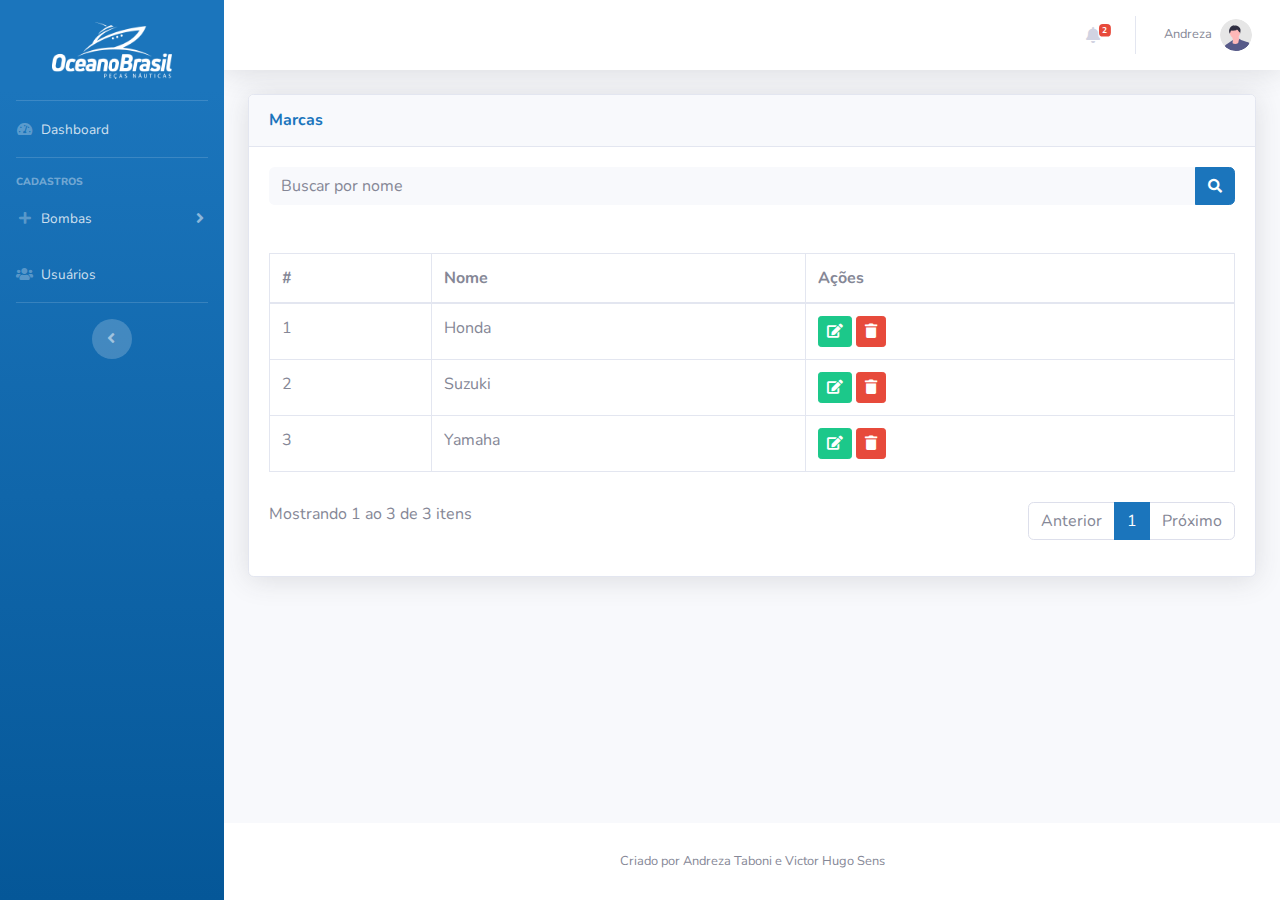
<file: marcas.html>
<!DOCTYPE html>
<html lang="pt-BR">

<head>

    <meta charset="utf-8">
    <meta http-equiv="X-UA-Compatible" content="IE=edge">
    <meta name="viewport" content="width=device-width, initial-scale=1, shrink-to-fit=no">
    <meta name="description" content="">
    <meta name="author" content="">

    <title>Fuellytics | Marcas</title>

    <!-- Custom fonts for this template -->
    <link href="vendor/fontawesome-free/css/all.min.css" rel="stylesheet" type="text/css">
    <link
            href="https://fonts.googleapis.com/css?family=Nunito:200,200i,300,300i,400,400i,600,600i,700,700i,800,800i,900,900i"
            rel="stylesheet">

    <!-- Custom styles for this template -->
    <link href="css/sb-admin-2.min.css" rel="stylesheet">

    <!-- Custom styles for this page -->
        <link href="vendor/datatables/dataTables.bootstrap4.min.css" rel="stylesheet">
    <link href="css/custom.css" rel="stylesheet">

</head>

<body id="page-top">
<!-- Page Wrapper -->
<div id="wrapper">
    <!-- Sidebar -->
    <ul class="navbar-nav bg-gradient-primary sidebar sidebar-dark accordion" id="accordionSidebar">

        <!-- Sidebar - Brand -->
        <a class="sidebar-brand d-flex align-items-center justify-content-center" href="index.html">
            <div class="sidebar-brand-icon">
                <img src="img/logo-rodape.png" alt="logo" style="height: 57px;">
            </div>
        </a>

        <!-- Divider -->
        <hr class="sidebar-divider my-0">

        <!-- Nav Item - Dashboard -->
        <li class="nav-item">
            <a class="nav-link" href="index.html">
                <i class="fas fa-fw fa-tachometer-alt"></i>
                <span>Dashboard</span></a>
        </li>

        <!-- Divider -->
        <hr class="sidebar-divider">

        <!-- Heading -->
        <div class="sidebar-heading">
            Cadastros
        </div>

        <!-- Nav Item - Pages Collapse Menu -->
        <li class="nav-item">
            <a class="nav-link collapsed" href="#" data-toggle="collapse" data-target="#collapseTwo"
               aria-expanded="true" aria-controls="collapseTwo">
                <i class="fas fa-fw fa-plus"></i>
                <span>Bombas</span>
            </a>
            <div id="collapseTwo" class="collapse" aria-labelledby="headingTwo" data-parent="#accordionSidebar">
                <div class="bg-white py-2 collapse-inner rounded">
                    <h6 class="collapse-header">Bombas:</h6>
                    <a class="collapse-item" href="marcas.html">Marcas</a>
                    <a class="collapse-item" href="modelos.html">Modelos</a>
                    <a class="collapse-item" href="bombas.html">Bombas</a>
                </div>
            </div>
        </li>

        <!-- Nav Item - Utilities Collapse Menu -->
        <li class="nav-item">
            <a class="nav-link" href="usuarios.html">
                <i class="fas fa-fw fa-users"></i>
                <span>Usuários</span></a>
        </li>


        <!-- Divider -->
        <hr class="sidebar-divider d-none d-md-block">

        <!-- Sidebar Toggler (Sidebar) -->
        <div class="text-center d-none d-md-inline">
            <button class="rounded-circle border-0" id="sidebarToggle"></button>
        </div>

    </ul>
    <!-- End of Sidebar -->

    <!-- Content Wrapper -->
    <div id="content-wrapper" class="d-flex flex-column">

        <!-- Main Content -->
        <div id="content">

            <!-- Topbar -->
            <nav class="navbar navbar-expand navbar-light bg-white topbar mb-4 static-top shadow">

                <!-- Sidebar Toggle (Topbar) -->
                <form class="form-inline">
                    <button id="sidebarToggleTop" class="btn btn-link d-md-none rounded-circle mr-3">
                        <i class="fa fa-bars"></i>
                    </button>
                </form>


                <!-- Topbar Navbar -->
                <ul class="navbar-nav ml-auto">

                    <!-- Nav Item - Search Dropdown (Visible Only XS) -->
                    <li class="nav-item dropdown no-arrow d-sm-none">
                        <a class="nav-link dropdown-toggle" href="#" id="searchDropdown" role="button"
                           data-toggle="dropdown" aria-haspopup="true" aria-expanded="false">
                            <i class="fas fa-search fa-fw"></i>
                        </a>
                        <!-- Dropdown - Messages -->
                        <div class="dropdown-menu dropdown-menu-right p-3 shadow animated--grow-in"
                             aria-labelledby="searchDropdown">
                            <form class="form-inline mr-auto w-100 navbar-search">
                                <div class="input-group">
                                    <input type="text" class="form-control bg-light border-0 small"
                                           placeholder="Search for..." aria-label="Search"
                                           aria-describedby="basic-addon2">
                                    <div class="input-group-append">
                                        <button class="btn btn-primary" type="button">
                                            <i class="fas fa-search fa-sm"></i>
                                        </button>
                                    </div>
                                </div>
                            </form>
                        </div>
                    </li>

                    <!-- Nav Item - Alerts -->
                    <li class="nav-item dropdown no-arrow mx-1">
                        <a class="nav-link dropdown-toggle" href="#" id="alertsDropdown" role="button"
                           data-toggle="dropdown" aria-haspopup="true" aria-expanded="false">
                            <i class="fas fa-bell fa-fw"></i>
                            <!-- Counter - Alerts -->
                            <span class="badge badge-danger badge-counter">2</span>
                        </a>
                        <!-- Dropdown - Alerts -->
                        <div class="dropdown-list dropdown-menu dropdown-menu-right shadow animated--grow-in"
                             aria-labelledby="alertsDropdown">
                            <h6 class="dropdown-header">
                                Notificações
                            </h6>
                            <a class="dropdown-item d-flex align-items-center" href="#">
                                <div class="mr-3">
                                    <div class="icon-circle bg-primary">
                                        <i class="fas fa-file-alt text-white"></i>
                                    </div>
                                </div>
                                <div>
                                    <div class="small text-gray-500">7 de Junho de 2025</div>
                                    <span class="font-weight-bold">Novo relatório pronto para download!</span>
                                </div>
                            </a>
                            <a class="dropdown-item d-flex align-items-center" href="#">
                                <div class="mr-3">
                                    <div class="icon-circle bg-warning">
                                        <i class="fas fa-exclamation-triangle text-white"></i>
                                    </div>
                                </div>
                                <div>
                                    <div class="small text-gray-500">5 de Junho de 2025</div>
                                    Estoque da bomba <b>NN 269</b> baixo.
                                </div>
                            </a>
                            <a class="dropdown-item text-center small text-gray-500" href="#">Ver todos</a>
                        </div>
                    </li>


                    <div class="topbar-divider d-none d-sm-block"></div>

                    <!-- Nav Item - User Information -->
                    <li class="nav-item dropdown no-arrow">
                        <a class="nav-link dropdown-toggle" href="#" id="userDropdown" role="button"
                           data-toggle="dropdown" aria-haspopup="true" aria-expanded="false">
                            <span class="mr-2 d-none d-lg-inline text-gray-600 small">Andreza</span>
                            <img class="img-profile rounded-circle"
                                 src="img/undraw_profile.svg">
                        </a>
                        <!-- Dropdown - User Information -->
                        <div class="dropdown-menu dropdown-menu-right shadow animated--grow-in"
                             aria-labelledby="userDropdown">
                            <a class="dropdown-item" href="usuario.html">
                                <i class="fas fa-user fa-sm fa-fw mr-2 text-gray-400"></i>
                                Perfil
                            </a>
                            <a class="dropdown-item" href="usuario.html">
                                <i class="fas fa-cogs fa-sm fa-fw mr-2 text-gray-400"></i>
                                Configurações
                            </a>
                            <a class="dropdown-item" href="usuario.html">
                                <i class="fas fa-list fa-sm fa-fw mr-2 text-gray-400"></i>
                                Atividades
                            </a>
                            <div class="dropdown-divider"></div>
                            <a class="dropdown-item" href="#" data-toggle="modal" data-target="#logoutModal">
                                <i class="fas fa-sign-out-alt fa-sm fa-fw mr-2 text-gray-400"></i>
                                Sair
                            </a>
                        </div>
                    </li>

                </ul>

            </nav>
            <!-- End of Topbar -->

            <!-- Begin Page Content -->
            <div class="container-fluid">

                <!-- DataTales Example -->
                <div class="card shadow mb-4">
                    <div class="card-header py-3">
                        <h6 class="m-0 font-weight-bold text-primary">Marcas</h6>
                    </div>
                    <div class="card-body">
                        <div class="row mb-5">
                            <div class="col-12">
                                <form class="navbar-search">
                                    <div class="row">
                                        <div class="col">
                                            <div class="input-group">
                                                <input type="text" class="form-control bg-light border-0 small"
                                                       placeholder="Buscar por nome" aria-label="Search"
                                                       aria-describedby="basic-addon2">
                                                <div class="input-group-append">
                                                    <button class="btn btn-primary" type="button">
                                                        <i class="fas fa-search fa-sm"></i>
                                                    </button>
                                                </div>
                                            </div>
                                        </div>
                                    </div>
                                </form>
                            </div>
                        </div>
                        <div class="table-responsive">
                            <table class="table table-bordered" id="dataTable" width="100%" cellspacing="0"
                                   style="margin-bottom: 30px !important;">
                                <thead>
                                <tr>
                                    <th>#</th>
                                    <th>Nome</th>
                                    <th>Ações</th>
                                </tr>
                                </thead>
                                <tbody>
                                <tr>
                                    <td>
                                        1
                                    </td>
                                    <td>
                                        Honda
                                    </td>
                                    <td>
                                        <a href="marca.html" class="btn btn-sm btn-success">
                                            <i class="fa fa-edit"></i>
                                        </a>
                                        <a href="#" class="btn btn-sm btn-danger">
                                            <i class="fa fa-trash"></i>
                                        </a>
                                    </td>
                                </tr>
                                <tr>
                                    <td>
                                        2
                                    </td>
                                    <td>
                                        Suzuki
                                    </td>
                                    <td>
                                        <a href="marca.html" class="btn btn-sm btn-success">
                                            <i class="fa fa-edit"></i>
                                        </a>
                                        <a href="#" class="btn btn-sm btn-danger">
                                            <i class="fa fa-trash"></i>
                                        </a>
                                    </td>
                                </tr>
                                <tr>
                                    <td>
                                        3
                                    </td>
                                    <td>
                                        Yamaha
                                    </td>
                                    <td>
                                        <a href="marca.html" class="btn btn-sm btn-success">
                                            <i class="fa fa-edit"></i>
                                        </a>
                                        <a href="#" class="btn btn-sm btn-danger">
                                            <i class="fa fa-trash"></i>
                                        </a>
                                    </td>
                                </tr>
                                </tbody>
                            </table>
                        </div>
                        <div class="row">
                            <div class="col-sm-12 col-md-5">
                                <div class="dataTables_info">
                                    Mostrando 1 ao 3 de 3 itens
                                </div>
                            </div>
                            <div class="col-sm-12 col-md-7">
                                <div class="dataTables_paginate paging_simple_numbers">
                                    <ul class="pagination justify-content-end">
                                        <li class="paginate_button page-item previous disabled">
                                            <a href="#" class="page-link">
                                                Anterior
                                            </a>
                                        </li>
                                        <li class="paginate_button page-item active">
                                            <a href="#" class="page-link">
                                                1
                                            </a>
                                        </li>
                                        <li class="paginate_button page-item next disabled">
                                            <a href="#" class="page-link">
                                                Próximo
                                            </a>
                                        </li>
                                    </ul>
                                </div>
                            </div>
                        </div>
                    </div>
                </div>

            </div>
            <!-- /.container-fluid -->

        </div>
        <!-- End of Main Content -->

        <!-- Footer -->
        <footer class="sticky-footer bg-white">
            <div class="container my-auto">
                <div class="copyright text-center my-auto">
                    <span>Criado por Andreza Taboni e Victor Hugo Sens</span>
                </div>
            </div>
        </footer>
        <!-- End of Footer -->

    </div>
    <!-- End of Content Wrapper -->

</div>
<!-- End of Page Wrapper -->

<!-- Scroll to Top Button-->
<a class="scroll-to-top rounded" href="#page-top">
    <i class="fas fa-angle-up"></i>
</a>

<!-- Logout Modal-->
<div class="modal fade" id="logoutModal" tabindex="-1" role="dialog" aria-labelledby="exampleModalLabel"
     aria-hidden="true">
    <div class="modal-dialog" role="document">
        <div class="modal-content">
            <div class="modal-header">
                <h5 class="modal-title" id="exampleModalLabel">Ready to Leave?</h5>
                <button class="close" type="button" data-dismiss="modal" aria-label="Close">
                    <span aria-hidden="true">×</span>
                </button>
            </div>
            <div class="modal-body">Select "Logout" below if you are ready to end your current session.</div>
            <div class="modal-footer">
                <button class="btn btn-secondary" type="button" data-dismiss="modal">Cancel</button>
                <a class="btn btn-primary" href="login.html">Logout</a>
            </div>
        </div>
    </div>
</div>

<!-- Bootstrap core JavaScript-->
<script src="vendor/jquery/jquery.min.js"></script>
<script src="vendor/bootstrap/js/bootstrap.bundle.min.js"></script>

<!-- Core plugin JavaScript-->
<script src="vendor/jquery-easing/jquery.easing.min.js"></script>

<!-- Custom scripts for all pages-->
<script src="js/sb-admin-2.min.js"></script>

<!-- Page level plugins -->
<script src="vendor/datatables/jquery.dataTables.min.js"></script>
<script src="vendor/datatables/dataTables.bootstrap4.min.js"></script>

<!-- Page level custom scripts -->
<!--<script src="js/demo/datatables-demo.js"></script>-->

</body>

</html>
</file>
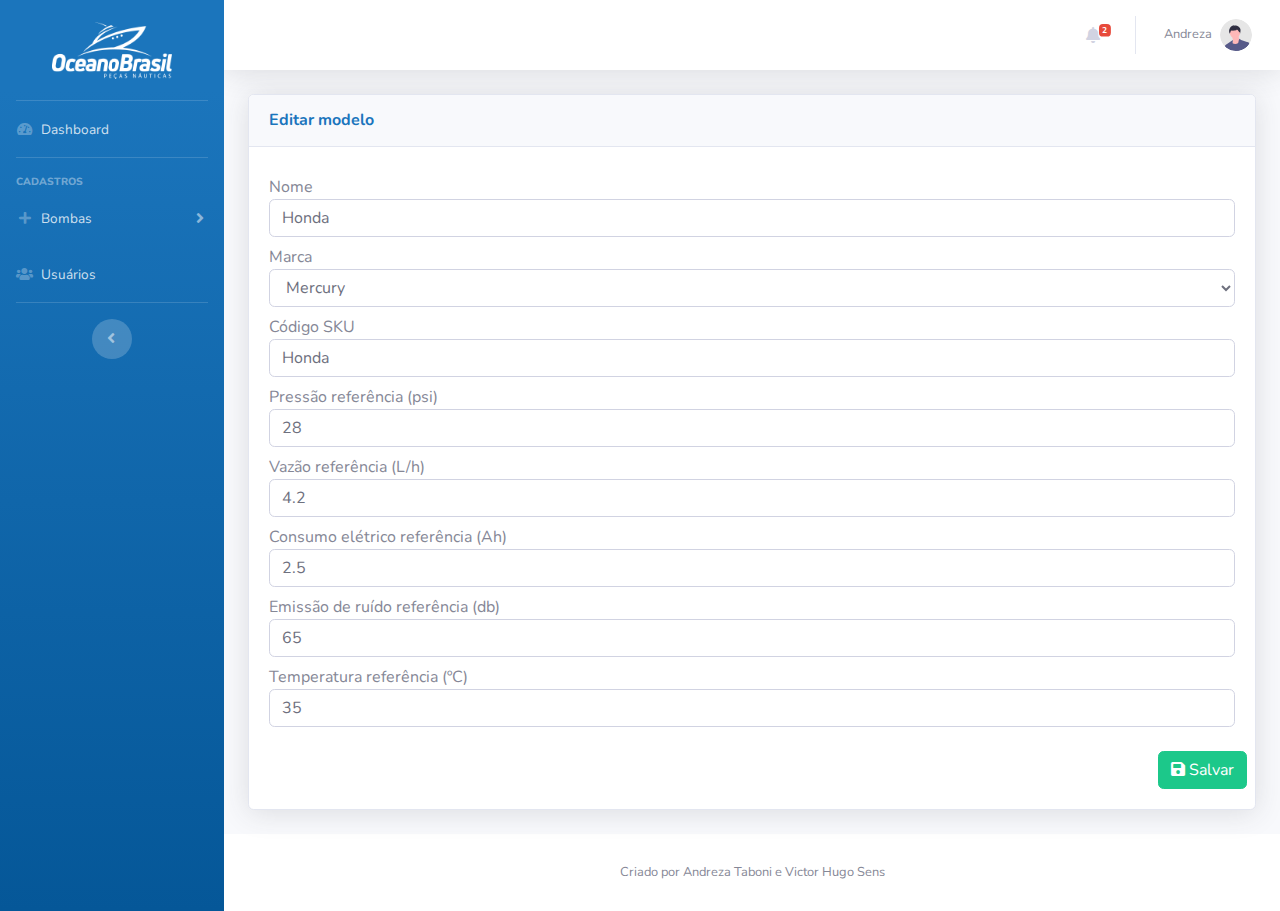
<file: modelo.html>
<!DOCTYPE html>
<html lang="pt-BR">

<head>

    <meta charset="utf-8">
    <meta http-equiv="X-UA-Compatible" content="IE=edge">
    <meta name="viewport" content="width=device-width, initial-scale=1, shrink-to-fit=no">
    <meta name="description" content="">
    <meta name="author" content="">

    <title>Fuellytics | Editar modelo</title>

    <!-- Custom fonts for this template -->
    <link href="vendor/fontawesome-free/css/all.min.css" rel="stylesheet" type="text/css">
    <link
            href="https://fonts.googleapis.com/css?family=Nunito:200,200i,300,300i,400,400i,600,600i,700,700i,800,800i,900,900i"
            rel="stylesheet">

    <!-- Custom styles for this template -->
    <link href="css/sb-admin-2.min.css" rel="stylesheet">

    <!-- Custom styles for this page -->
    <link href="vendor/datatables/dataTables.bootstrap4.min.css" rel="stylesheet">
    <link href="css/custom.css" rel="stylesheet">

</head>

<body id="page-top">
<!-- Page Wrapper -->
<div id="wrapper">
    <!-- Sidebar -->
    <ul class="navbar-nav bg-gradient-primary sidebar sidebar-dark accordion" id="accordionSidebar">

        <!-- Sidebar - Brand -->
        <a class="sidebar-brand d-flex align-items-center justify-content-center" href="index.html">
            <div class="sidebar-brand-icon">
                <img src="img/logo-rodape.png" alt="logo" style="height: 57px;">
            </div>
        </a>

        <!-- Divider -->
        <hr class="sidebar-divider my-0">

        <!-- Nav Item - Dashboard -->
        <li class="nav-item">
            <a class="nav-link" href="index.html">
                <i class="fas fa-fw fa-tachometer-alt"></i>
                <span>Dashboard</span></a>
        </li>

        <!-- Divider -->
        <hr class="sidebar-divider">

        <!-- Heading -->
        <div class="sidebar-heading">
            Cadastros
        </div>

        <!-- Nav Item - Pages Collapse Menu -->
        <li class="nav-item">
            <a class="nav-link collapsed" href="#" data-toggle="collapse" data-target="#collapseTwo"
               aria-expanded="true" aria-controls="collapseTwo">
                <i class="fas fa-fw fa-plus"></i>
                <span>Bombas</span>
            </a>
            <div id="collapseTwo" class="collapse" aria-labelledby="headingTwo" data-parent="#accordionSidebar">
                <div class="bg-white py-2 collapse-inner rounded">
                    <h6 class="collapse-header">Bombas:</h6>
                    <a class="collapse-item" href="marcas.html">Marcas</a>
                    <a class="collapse-item" href="modelos.html">Modelos</a>
                    <a class="collapse-item" href="bombas.html">Bombas</a>
                </div>
            </div>
        </li>

        <!-- Nav Item - Utilities Collapse Menu -->
        <li class="nav-item">
            <a class="nav-link" href="usuarios.html">
                <i class="fas fa-fw fa-users"></i>
                <span>Usuários</span></a>
        </li>


        <!-- Divider -->
        <hr class="sidebar-divider d-none d-md-block">

        <!-- Sidebar Toggler (Sidebar) -->
        <div class="text-center d-none d-md-inline">
            <button class="rounded-circle border-0" id="sidebarToggle"></button>
        </div>

    </ul>
    <!-- End of Sidebar -->

    <!-- Content Wrapper -->
    <div id="content-wrapper" class="d-flex flex-column">

        <!-- Main Content -->
        <div id="content">

            <!-- Topbar -->
            <nav class="navbar navbar-expand navbar-light bg-white topbar mb-4 static-top shadow">

                <!-- Sidebar Toggle (Topbar) -->
                <form class="form-inline">
                    <button id="sidebarToggleTop" class="btn btn-link d-md-none rounded-circle mr-3">
                        <i class="fa fa-bars"></i>
                    </button>
                </form>


                <!-- Topbar Navbar -->
                <ul class="navbar-nav ml-auto">

                    <!-- Nav Item - Search Dropdown (Visible Only XS) -->
                    <li class="nav-item dropdown no-arrow d-sm-none">
                        <a class="nav-link dropdown-toggle" href="#" id="searchDropdown" role="button"
                           data-toggle="dropdown" aria-haspopup="true" aria-expanded="false">
                            <i class="fas fa-search fa-fw"></i>
                        </a>
                        <!-- Dropdown - Messages -->
                        <div class="dropdown-menu dropdown-menu-right p-3 shadow animated--grow-in"
                             aria-labelledby="searchDropdown">
                            <form class="form-inline mr-auto w-100 navbar-search">
                                <div class="input-group">
                                    <input type="text" class="form-control bg-light border-0 small"
                                           placeholder="Search for..." aria-label="Search"
                                           aria-describedby="basic-addon2">
                                    <div class="input-group-append">
                                        <button class="btn btn-primary" type="button">
                                            <i class="fas fa-search fa-sm"></i>
                                        </button>
                                    </div>
                                </div>
                            </form>
                        </div>
                    </li>

                    <!-- Nav Item - Alerts -->
                    <li class="nav-item dropdown no-arrow mx-1">
                        <a class="nav-link dropdown-toggle" href="#" id="alertsDropdown" role="button"
                           data-toggle="dropdown" aria-haspopup="true" aria-expanded="false">
                            <i class="fas fa-bell fa-fw"></i>
                            <!-- Counter - Alerts -->
                            <span class="badge badge-danger badge-counter">2</span>
                        </a>
                        <!-- Dropdown - Alerts -->
                        <div class="dropdown-list dropdown-menu dropdown-menu-right shadow animated--grow-in"
                             aria-labelledby="alertsDropdown">
                            <h6 class="dropdown-header">
                                Notificações
                            </h6>
                            <a class="dropdown-item d-flex align-items-center" href="#">
                                <div class="mr-3">
                                    <div class="icon-circle bg-primary">
                                        <i class="fas fa-file-alt text-white"></i>
                                    </div>
                                </div>
                                <div>
                                    <div class="small text-gray-500">7 de Junho de 2025</div>
                                    <span class="font-weight-bold">Novo relatório pronto para download!</span>
                                </div>
                            </a>
                            <a class="dropdown-item d-flex align-items-center" href="#">
                                <div class="mr-3">
                                    <div class="icon-circle bg-warning">
                                        <i class="fas fa-exclamation-triangle text-white"></i>
                                    </div>
                                </div>
                                <div>
                                    <div class="small text-gray-500">5 de Junho de 2025</div>
                                    Estoque da bomba <b>NN 273</b> baixo.
                                </div>
                            </a>
                            <a class="dropdown-item text-center small text-gray-500" href="#">Ver todos</a>
                        </div>
                    </li>


                    <div class="topbar-divider d-none d-sm-block"></div>

                    <!-- Nav Item - User Information -->
                    <li class="nav-item dropdown no-arrow">
                        <a class="nav-link dropdown-toggle" href="#" id="userDropdown" role="button"
                           data-toggle="dropdown" aria-haspopup="true" aria-expanded="false">
                            <span class="mr-2 d-none d-lg-inline text-gray-600 small">Andreza</span>
                            <img class="img-profile rounded-circle"
                                 src="img/undraw_profile.svg">
                        </a>
                        <!-- Dropdown - User Information -->
                        <div class="dropdown-menu dropdown-menu-right shadow animated--grow-in"
                             aria-labelledby="userDropdown">
                            <a class="dropdown-item" href="usuario.html">
                                <i class="fas fa-user fa-sm fa-fw mr-2 text-gray-400"></i>
                                Perfil
                            </a>
                            <a class="dropdown-item" href="usuario.html">
                                <i class="fas fa-cogs fa-sm fa-fw mr-2 text-gray-400"></i>
                                Configurações
                            </a>
                            <a class="dropdown-item" href="usuario.html">
                                <i class="fas fa-list fa-sm fa-fw mr-2 text-gray-400"></i>
                                Atividades
                            </a>
                            <div class="dropdown-divider"></div>
                            <a class="dropdown-item" href="#" data-toggle="modal" data-target="#logoutModal">
                                <i class="fas fa-sign-out-alt fa-sm fa-fw mr-2 text-gray-400"></i>
                                Sair
                            </a>
                        </div>
                    </li>

                </ul>

            </nav>
            <!-- End of Topbar -->

            <!-- Begin Page Content -->
            <div class="container-fluid">

                <!-- DataTales Example -->
                <div class="card shadow mb-4">
                    <div class="card-header py-3">
                        <h6 class="m-0 font-weight-bold text-primary">Editar modelo</h6>
                    </div>
                    <div class="card-body">
                        <div class="w-100">
                            <form class="needs-validation">
                                <div class="row g-3">
                                    <div class="col-sm-12">
                                        <label for="firstName" class="form-label">
                                            Nome
                                        </label>
                                        <input type="text" class="form-control" id="firstName" placeholder=""
                                               value="Honda" required="">
                                    </div>
                                    <div class="col-sm-12">
                                        <label for="marca" class="form-label">
                                            Marca
                                        </label>
                                        <select name="marca" id="marca" class="form-control">
                                            <option value="1">Mercury</option>
                                            <option value="2">Yamaha</option>
                                            <option value="3">Suzuki</option>
                                        </select>
                                    </div>
                                    <div class="col-sm-12">
                                        <label class="form-label w-100">
                                            Código SKU
                                            <input type="text" class="form-control w-100" placeholder=""
                                                   value="Honda" required="">
                                        </label>
                                    </div>
                                    <div class="col-sm-12">
                                        <label class="form-label w-100">
                                            Pressão referência (psi)
                                            <input type="text" class="form-control w-100" placeholder=""
                                                   value="28" required="">
                                        </label>
                                    </div>
                                    <div class="col-sm-12">
                                        <label class="form-label w-100">
                                            Vazão referência (L/h)
                                            <input type="text" class="form-control w-100" placeholder=""
                                                   value="4.2" required="">
                                        </label>
                                    </div>
                                    <div class="col-sm-12">
                                        <label class="form-label w-100">
                                            Consumo elétrico referência (Ah)
                                            <input type="text" class="form-control w-100" placeholder=""
                                                   value="2.5" required="">
                                        </label>
                                    </div>

                                    <div class="col-sm-12">
                                        <label class="form-label w-100">
                                            Emissão de ruído referência (db)
                                            <input type="text" class="form-control w-100" placeholder=""
                                                   value="65" required="">
                                        </label>
                                    </div>

                                    <div class="col-sm-12">
                                        <label class="form-label w-100">
                                            Temperatura referência (ºC)
                                            <input type="text" class="form-control w-100" placeholder=""
                                                   value="35" required="">
                                        </label>
                                    </div>

                                    <div class="w-100 d-flex justify-content-end mt-4">
                                        <button class="btn btn-success btn" type="submit">
                                            <i class="fa fa-save"></i>
                                            Salvar
                                        </button>
                                    </div>
                            </form>
                        </div>
                    </div>
                </div>

            </div>
            <!-- /.container-fluid -->

        </div>
        <!-- End of Main Content -->

        <!-- Footer -->
        <footer class="sticky-footer bg-white">
            <div class="container my-auto">
                <div class="copyright text-center my-auto">
                    <span>Criado por Andreza Taboni e Victor Hugo Sens</span>
                </div>
            </div>
        </footer>
        <!-- End of Footer -->

    </div>
    <!-- End of Content Wrapper -->

</div>
<!-- End of Page Wrapper -->

<!-- Scroll to Top Button-->
<a class="scroll-to-top rounded" href="#page-top">
    <i class="fas fa-angle-up"></i>
</a>

<!-- Logout Modal-->
<div class="modal fade" id="logoutModal" tabindex="-1" role="dialog" aria-labelledby="exampleModalLabel"
     aria-hidden="true">
    <div class="modal-dialog" role="document">
        <div class="modal-content">
            <div class="modal-header">
                <h5 class="modal-title" id="exampleModalLabel">Ready to Leave?</h5>
                <button class="close" type="button" data-dismiss="modal" aria-label="Close">
                    <span aria-hidden="true">×</span>
                </button>
            </div>
            <div class="modal-body">Select "Logout" below if you are ready to end your current session.</div>
            <div class="modal-footer">
                <button class="btn btn-secondary" type="button" data-dismiss="modal">Cancel</button>
                <a class="btn btn-primary" href="login.html">Logout</a>
            </div>
        </div>
    </div>
</div>

<!-- Bootstrap core JavaScript-->
<script src="vendor/jquery/jquery.min.js"></script>
<script src="vendor/bootstrap/js/bootstrap.bundle.min.js"></script>

<!-- Core plugin JavaScript-->
<script src="vendor/jquery-easing/jquery.easing.min.js"></script>

<!-- Custom scripts for all pages-->
<script src="js/sb-admin-2.min.js"></script>

<!-- Page level plugins -->
<script src="vendor/datatables/jquery.dataTables.min.js"></script>
<script src="vendor/datatables/dataTables.bootstrap4.min.js"></script>

<!-- Page level custom scripts -->
<!--<script src="js/demo/datatables-demo.js"></script>-->

</body>

</html>
</file>
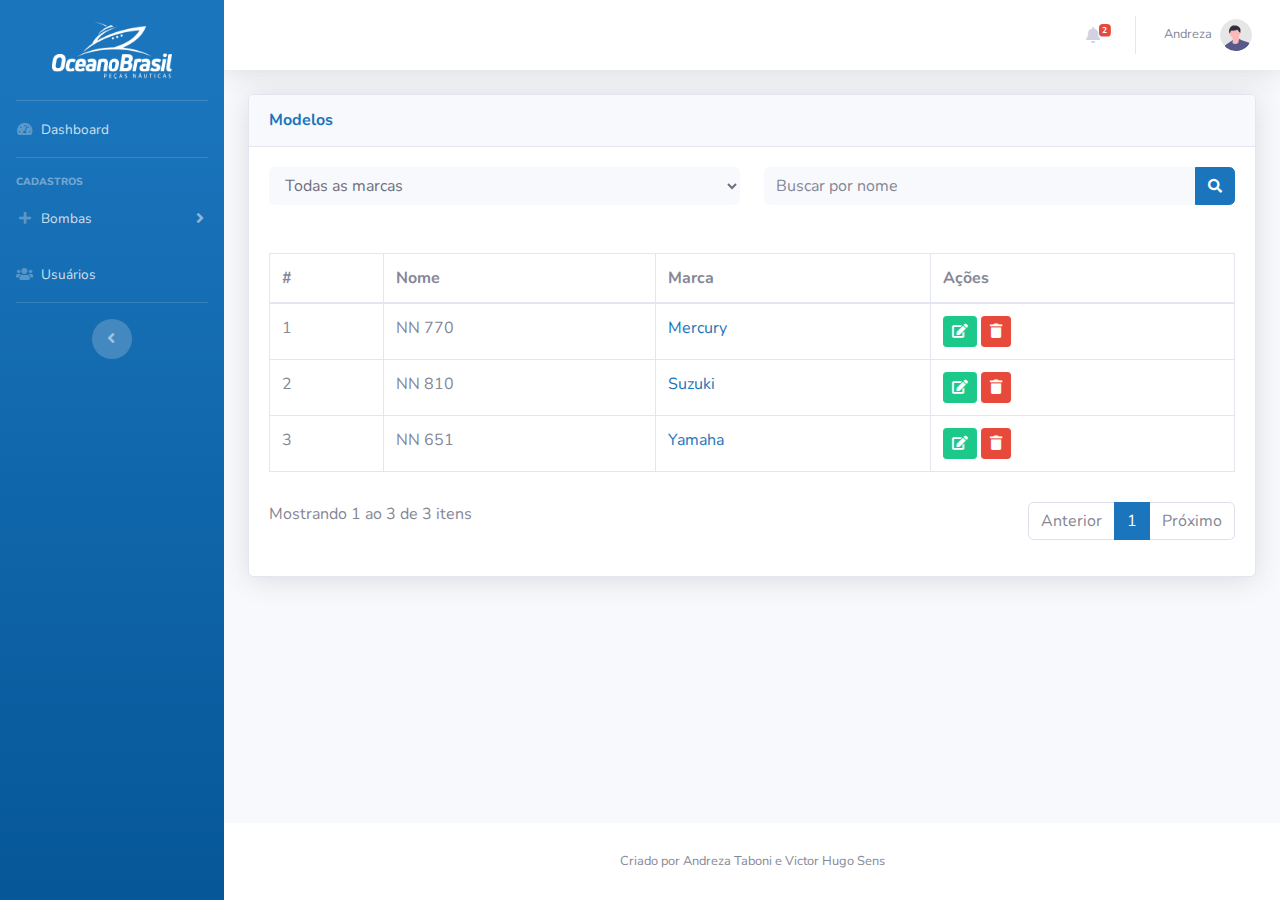
<file: modelos.html>
<!DOCTYPE html>
<html lang="pt-BR">

<head>

    <meta charset="utf-8">
    <meta http-equiv="X-UA-Compatible" content="IE=edge">
    <meta name="viewport" content="width=device-width, initial-scale=1, shrink-to-fit=no">
    <meta name="description" content="">
    <meta name="author" content="">

    <title>Fuellytics | Modelos</title>

    <!-- Custom fonts for this template -->
    <link href="vendor/fontawesome-free/css/all.min.css" rel="stylesheet" type="text/css">
    <link
            href="https://fonts.googleapis.com/css?family=Nunito:200,200i,300,300i,400,400i,600,600i,700,700i,800,800i,900,900i"
            rel="stylesheet">

    <!-- Custom styles for this template -->
    <link href="css/sb-admin-2.min.css" rel="stylesheet">

    <!-- Custom styles for this page -->
        <link href="vendor/datatables/dataTables.bootstrap4.min.css" rel="stylesheet">
    <link href="css/custom.css" rel="stylesheet">

</head>

<body id="page-top">
<!-- Page Wrapper -->
<div id="wrapper">
    <!-- Sidebar -->
    <ul class="navbar-nav bg-gradient-primary sidebar sidebar-dark accordion" id="accordionSidebar">

        <!-- Sidebar - Brand -->
        <a class="sidebar-brand d-flex align-items-center justify-content-center" href="index.html">
            <div class="sidebar-brand-icon">
                <img src="img/logo-rodape.png" alt="logo" style="height: 57px;">
            </div>
        </a>

        <!-- Divider -->
        <hr class="sidebar-divider my-0">

        <!-- Nav Item - Dashboard -->
        <li class="nav-item">
            <a class="nav-link" href="index.html">
                <i class="fas fa-fw fa-tachometer-alt"></i>
                <span>Dashboard</span></a>
        </li>

        <!-- Divider -->
        <hr class="sidebar-divider">

        <!-- Heading -->
        <div class="sidebar-heading">
            Cadastros
        </div>

        <!-- Nav Item - Pages Collapse Menu -->
        <li class="nav-item">
            <a class="nav-link collapsed" href="#" data-toggle="collapse" data-target="#collapseTwo"
               aria-expanded="true" aria-controls="collapseTwo">
                <i class="fas fa-fw fa-plus"></i>
                <span>Bombas</span>
            </a>
            <div id="collapseTwo" class="collapse" aria-labelledby="headingTwo" data-parent="#accordionSidebar">
                <div class="bg-white py-2 collapse-inner rounded">
                    <h6 class="collapse-header">Bombas:</h6>
                    <a class="collapse-item" href="marcas.html">Marcas</a>
                    <a class="collapse-item" href="modelos.html">Modelos</a>
                    <a class="collapse-item" href="bombas.html">Bombas</a>
                </div>
            </div>
        </li>

        <!-- Nav Item - Utilities Collapse Menu -->
        <li class="nav-item">
            <a class="nav-link" href="usuarios.html">
                <i class="fas fa-fw fa-users"></i>
                <span>Usuários</span></a>
        </li>


        <!-- Divider -->
        <hr class="sidebar-divider d-none d-md-block">

        <!-- Sidebar Toggler (Sidebar) -->
        <div class="text-center d-none d-md-inline">
            <button class="rounded-circle border-0" id="sidebarToggle"></button>
        </div>

    </ul>
    <!-- End of Sidebar -->

    <!-- Content Wrapper -->
    <div id="content-wrapper" class="d-flex flex-column">

        <!-- Main Content -->
        <div id="content">

            <!-- Topbar -->
            <nav class="navbar navbar-expand navbar-light bg-white topbar mb-4 static-top shadow">

                <!-- Sidebar Toggle (Topbar) -->
                <form class="form-inline">
                    <button id="sidebarToggleTop" class="btn btn-link d-md-none rounded-circle mr-3">
                        <i class="fa fa-bars"></i>
                    </button>
                </form>


                <!-- Topbar Navbar -->
                <ul class="navbar-nav ml-auto">

                    <!-- Nav Item - Search Dropdown (Visible Only XS) -->
                    <li class="nav-item dropdown no-arrow d-sm-none">
                        <a class="nav-link dropdown-toggle" href="#" id="searchDropdown" role="button"
                           data-toggle="dropdown" aria-haspopup="true" aria-expanded="false">
                            <i class="fas fa-search fa-fw"></i>
                        </a>
                        <!-- Dropdown - Messages -->
                        <div class="dropdown-menu dropdown-menu-right p-3 shadow animated--grow-in"
                             aria-labelledby="searchDropdown">
                            <form class="form-inline mr-auto w-100 navbar-search">
                                <div class="input-group">
                                    <input type="text" class="form-control bg-light border-0 small"
                                           placeholder="Search for..." aria-label="Search"
                                           aria-describedby="basic-addon2">
                                    <div class="input-group-append">
                                        <button class="btn btn-primary" type="button">
                                            <i class="fas fa-search fa-sm"></i>
                                        </button>
                                    </div>
                                </div>
                            </form>
                        </div>
                    </li>

                    <!-- Nav Item - Alerts -->
                    <li class="nav-item dropdown no-arrow mx-1">
                        <a class="nav-link dropdown-toggle" href="#" id="alertsDropdown" role="button"
                           data-toggle="dropdown" aria-haspopup="true" aria-expanded="false">
                            <i class="fas fa-bell fa-fw"></i>
                            <!-- Counter - Alerts -->
                            <span class="badge badge-danger badge-counter">2</span>
                        </a>
                        <!-- Dropdown - Alerts -->
                        <div class="dropdown-list dropdown-menu dropdown-menu-right shadow animated--grow-in"
                             aria-labelledby="alertsDropdown">
                            <h6 class="dropdown-header">
                                Notificações
                            </h6>
                            <a class="dropdown-item d-flex align-items-center" href="#">
                                <div class="mr-3">
                                    <div class="icon-circle bg-primary">
                                        <i class="fas fa-file-alt text-white"></i>
                                    </div>
                                </div>
                                <div>
                                    <div class="small text-gray-500">7 de Junho de 2025</div>
                                    <span class="font-weight-bold">Novo relatório pronto para download!</span>
                                </div>
                            </a>
                            <a class="dropdown-item d-flex align-items-center" href="#">
                                <div class="mr-3">
                                    <div class="icon-circle bg-warning">
                                        <i class="fas fa-exclamation-triangle text-white"></i>
                                    </div>
                                </div>
                                <div>
                                    <div class="small text-gray-500">5 de Junho de 2025</div>
                                    Estoque da bomba <b>NN 273</b> baixo.
                                </div>
                            </a>
                            <a class="dropdown-item text-center small text-gray-500" href="#">Ver todos</a>
                        </div>
                    </li>


                    <div class="topbar-divider d-none d-sm-block"></div>

                    <!-- Nav Item - User Information -->
                    <li class="nav-item dropdown no-arrow">
                        <a class="nav-link dropdown-toggle" href="#" id="userDropdown" role="button"
                           data-toggle="dropdown" aria-haspopup="true" aria-expanded="false">
                            <span class="mr-2 d-none d-lg-inline text-gray-600 small">Andreza</span>
                            <img class="img-profile rounded-circle"
                                 src="img/undraw_profile.svg">
                        </a>
                        <!-- Dropdown - User Information -->
                        <div class="dropdown-menu dropdown-menu-right shadow animated--grow-in"
                             aria-labelledby="userDropdown">
                            <a class="dropdown-item" href="usuario.html">
                                <i class="fas fa-user fa-sm fa-fw mr-2 text-gray-400"></i>
                                Perfil
                            </a>
                            <a class="dropdown-item" href="usuario.html">
                                <i class="fas fa-cogs fa-sm fa-fw mr-2 text-gray-400"></i>
                                Configurações
                            </a>
                            <a class="dropdown-item" href="usuario.html">
                                <i class="fas fa-list fa-sm fa-fw mr-2 text-gray-400"></i>
                                Atividades
                            </a>
                            <div class="dropdown-divider"></div>
                            <a class="dropdown-item" href="#" data-toggle="modal" data-target="#logoutModal">
                                <i class="fas fa-sign-out-alt fa-sm fa-fw mr-2 text-gray-400"></i>
                                Sair
                            </a>
                        </div>
                    </li>

                </ul>

            </nav>
            <!-- End of Topbar -->

            <!-- Begin Page Content -->
            <div class="container-fluid">

                <!-- DataTales Example -->
                <div class="card shadow mb-4">
                    <div class="card-header py-3">
                        <h6 class="m-0 font-weight-bold text-primary">Modelos</h6>
                    </div>
                    <div class="card-body">
                        <div class="row mb-5">
                            <div class="col-12">
                                <form class="navbar-search">
                                    <div class="row">
                                        <div class="col">
                                            <div class="input-group">
                                                <select name="marca" class="form-control bg-light border-0 small">
                                                    <option value="">Todas as marcas</option>
                                                    <option value="1">Mercury</option>
                                                    <option value="2">Yamaha</option>
                                                    <option value="3">Suzuki</option>
                                                </select>
                                            </div>
                                        </div>
                                        <div class="col">
                                            <div class="input-group">
                                                <input type="text" class="form-control bg-light border-0 small"
                                                       placeholder="Buscar por nome" aria-label="Search"
                                                       aria-describedby="basic-addon2">
                                                <div class="input-group-append">
                                                    <button class="btn btn-primary" type="button">
                                                        <i class="fas fa-search fa-sm"></i>
                                                    </button>
                                                </div>
                                            </div>
                                        </div>
                                    </div>
                                </form>
                            </div>
                        </div>
                        <div class="table-responsive">
                            <table class="table table-bordered" id="dataTable" width="100%" cellspacing="0"
                                   style="margin-bottom: 30px !important;">
                                <thead>
                                <tr>
                                    <th>#</th>
                                    <th>Nome</th>
                                    <th>Marca</th>
                                    <th>Ações</th>
                                </tr>
                                </thead>
                                <tbody>
                                <tr>
                                    <td>
                                        1
                                    </td>
                                    <td>
                                        NN 770
                                    </td>
                                    <td>
                                        <a href="marca.html">
                                            Mercury
                                        </a>
                                    </td>
                                    <td>
                                        <a href="marca.html" class="btn btn-sm btn-success">
                                            <i class="fa fa-edit"></i>
                                        </a>
                                        <a href="#" class="btn btn-sm btn-danger">
                                            <i class="fa fa-trash"></i>
                                        </a>
                                    </td>
                                </tr>
                                <tr>
                                    <td>
                                        2
                                    </td>
                                    <td>
                                        NN 810
                                    </td>
                                    <td>
                                        <a href="marca.html">
                                            Suzuki
                                        </a>
                                    </td>
                                    <td>
                                        <a href="marca.html" class="btn btn-sm btn-success">
                                            <i class="fa fa-edit"></i>
                                        </a>
                                        <a href="#" class="btn btn-sm btn-danger">
                                            <i class="fa fa-trash"></i>
                                        </a>
                                    </td>
                                </tr>
                                <tr>
                                    <td>
                                        3
                                    </td>
                                    <td>
                                        NN 651
                                    </td>
                                    <td>
                                        <a href="marca.html">
                                            Yamaha
                                        </a>
                                    </td>
                                    <td>
                                        <a href="marca.html" class="btn btn-sm btn-success">
                                            <i class="fa fa-edit"></i>
                                        </a>
                                        <a href="#" class="btn btn-sm btn-danger">
                                            <i class="fa fa-trash"></i>
                                        </a>
                                    </td>
                                </tr>
                                </tbody>
                            </table>
                        </div>
                        <div class="row">
                            <div class="col-sm-12 col-md-5">
                                <div class="dataTables_info">
                                    Mostrando 1 ao 3 de 3 itens
                                </div>
                            </div>
                            <div class="col-sm-12 col-md-7">
                                <div class="dataTables_paginate paging_simple_numbers">
                                    <ul class="pagination justify-content-end">
                                        <li class="paginate_button page-item previous disabled">
                                            <a href="#" class="page-link">
                                                Anterior
                                            </a>
                                        </li>
                                        <li class="paginate_button page-item active">
                                            <a href="#" class="page-link">
                                                1
                                            </a>
                                        </li>
                                        <li class="paginate_button page-item next disabled">
                                            <a href="#" class="page-link">
                                                Próximo
                                            </a>
                                        </li>
                                    </ul>
                                </div>
                            </div>
                        </div>
                    </div>
                </div>

            </div>
            <!-- /.container-fluid -->

        </div>
        <!-- End of Main Content -->

        <!-- Footer -->
        <footer class="sticky-footer bg-white">
            <div class="container my-auto">
                <div class="copyright text-center my-auto">
                    <span>Criado por Andreza Taboni e Victor Hugo Sens</span>
                </div>
            </div>
        </footer>
        <!-- End of Footer -->

    </div>
    <!-- End of Content Wrapper -->

</div>
<!-- End of Page Wrapper -->

<!-- Scroll to Top Button-->
<a class="scroll-to-top rounded" href="#page-top">
    <i class="fas fa-angle-up"></i>
</a>

<!-- Logout Modal-->
<div class="modal fade" id="logoutModal" tabindex="-1" role="dialog" aria-labelledby="exampleModalLabel"
     aria-hidden="true">
    <div class="modal-dialog" role="document">
        <div class="modal-content">
            <div class="modal-header">
                <h5 class="modal-title" id="exampleModalLabel">Ready to Leave?</h5>
                <button class="close" type="button" data-dismiss="modal" aria-label="Close">
                    <span aria-hidden="true">×</span>
                </button>
            </div>
            <div class="modal-body">Select "Logout" below if you are ready to end your current session.</div>
            <div class="modal-footer">
                <button class="btn btn-secondary" type="button" data-dismiss="modal">Cancel</button>
                <a class="btn btn-primary" href="login.html">Logout</a>
            </div>
        </div>
    </div>
</div>

<!-- Bootstrap core JavaScript-->
<script src="vendor/jquery/jquery.min.js"></script>
<script src="vendor/bootstrap/js/bootstrap.bundle.min.js"></script>

<!-- Core plugin JavaScript-->
<script src="vendor/jquery-easing/jquery.easing.min.js"></script>

<!-- Custom scripts for all pages-->
<script src="js/sb-admin-2.min.js"></script>

<!-- Page level plugins -->
<script src="vendor/datatables/jquery.dataTables.min.js"></script>
<script src="vendor/datatables/dataTables.bootstrap4.min.js"></script>

<!-- Page level custom scripts -->
<!--<script src="js/demo/datatables-demo.js"></script>-->

</body>

</html>
</file>
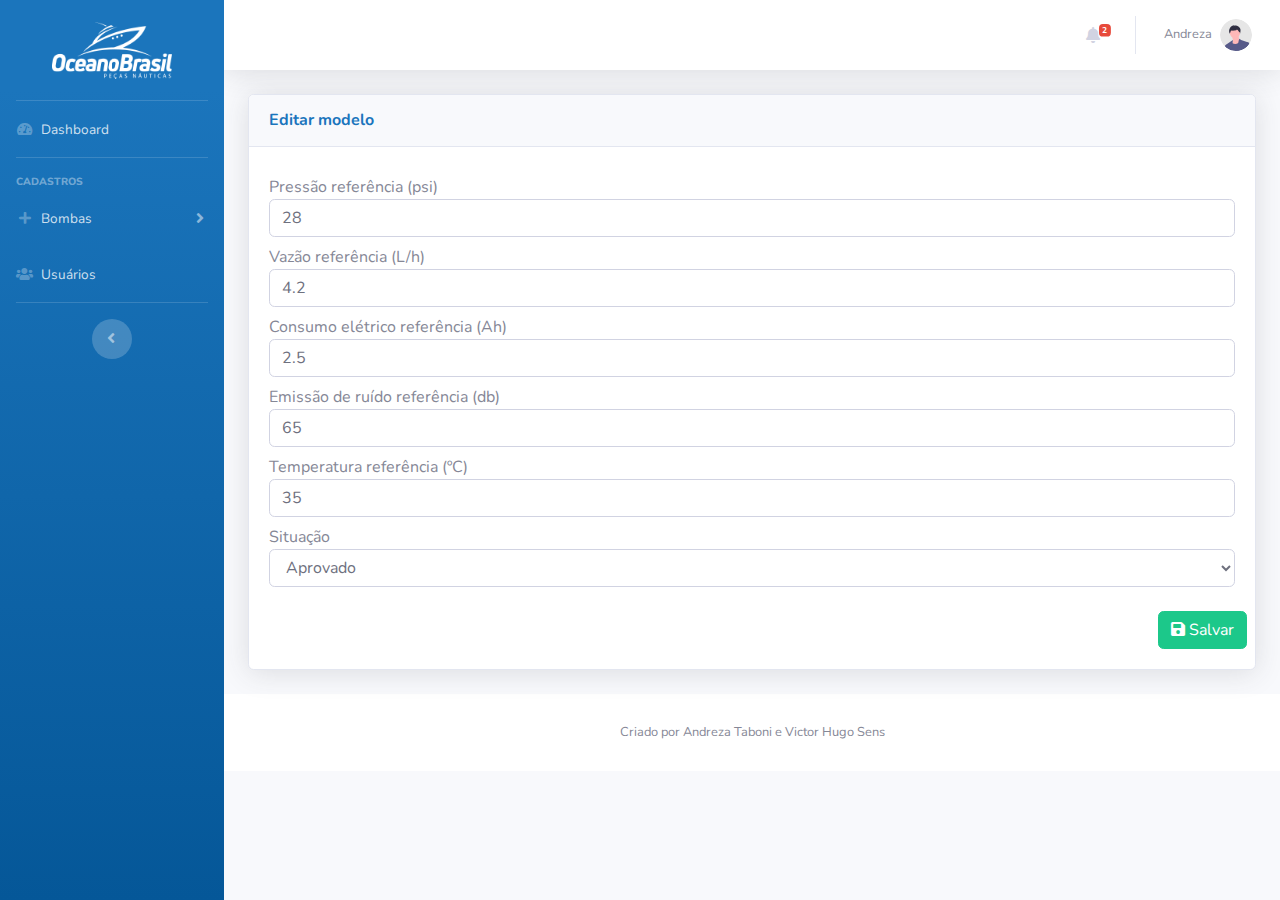
<file: teste.html>
<!DOCTYPE html>
<html lang="pt-BR">

<head>

    <meta charset="utf-8">
    <meta http-equiv="X-UA-Compatible" content="IE=edge">
    <meta name="viewport" content="width=device-width, initial-scale=1, shrink-to-fit=no">
    <meta name="description" content="">
    <meta name="author" content="">

    <title>Fuellytics | Editar modelo</title>

    <!-- Custom fonts for this template -->
    <link href="vendor/fontawesome-free/css/all.min.css" rel="stylesheet" type="text/css">
    <link
            href="https://fonts.googleapis.com/css?family=Nunito:200,200i,300,300i,400,400i,600,600i,700,700i,800,800i,900,900i"
            rel="stylesheet">

    <!-- Custom styles for this template -->
    <link href="css/sb-admin-2.min.css" rel="stylesheet">

    <!-- Custom styles for this page -->
    <link href="vendor/datatables/dataTables.bootstrap4.min.css" rel="stylesheet">
    <link href="css/custom.css" rel="stylesheet">

</head>

<body id="page-top">
<!-- Page Wrapper -->
<div id="wrapper">
    <!-- Sidebar -->
    <ul class="navbar-nav bg-gradient-primary sidebar sidebar-dark accordion" id="accordionSidebar">

        <!-- Sidebar - Brand -->
        <a class="sidebar-brand d-flex align-items-center justify-content-center" href="index.html">
            <div class="sidebar-brand-icon">
                <img src="img/logo-rodape.png" alt="logo" style="height: 57px;">
            </div>
        </a>

        <!-- Divider -->
        <hr class="sidebar-divider my-0">

        <!-- Nav Item - Dashboard -->
        <li class="nav-item">
            <a class="nav-link" href="index.html">
                <i class="fas fa-fw fa-tachometer-alt"></i>
                <span>Dashboard</span></a>
        </li>

        <!-- Divider -->
        <hr class="sidebar-divider">

        <!-- Heading -->
        <div class="sidebar-heading">
            Cadastros
        </div>

        <!-- Nav Item - Pages Collapse Menu -->
        <li class="nav-item">
            <a class="nav-link collapsed" href="#" data-toggle="collapse" data-target="#collapseTwo"
               aria-expanded="true" aria-controls="collapseTwo">
                <i class="fas fa-fw fa-plus"></i>
                <span>Bombas</span>
            </a>
            <div id="collapseTwo" class="collapse" aria-labelledby="headingTwo" data-parent="#accordionSidebar">
                <div class="bg-white py-2 collapse-inner rounded">
                    <h6 class="collapse-header">Bombas:</h6>
                    <a class="collapse-item" href="marcas.html">Marcas</a>
                    <a class="collapse-item" href="modelos.html">Modelos</a>
                    <a class="collapse-item" href="bombas.html">Bombas</a>
                </div>
            </div>
        </li>

        <!-- Nav Item - Utilities Collapse Menu -->
        <li class="nav-item">
            <a class="nav-link" href="usuarios.html">
                <i class="fas fa-fw fa-users"></i>
                <span>Usuários</span></a>
        </li>


        <!-- Divider -->
        <hr class="sidebar-divider d-none d-md-block">

        <!-- Sidebar Toggler (Sidebar) -->
        <div class="text-center d-none d-md-inline">
            <button class="rounded-circle border-0" id="sidebarToggle"></button>
        </div>

    </ul>
    <!-- End of Sidebar -->

    <!-- Content Wrapper -->
    <div id="content-wrapper" class="d-flex flex-column">

        <!-- Main Content -->
        <div id="content">

            <!-- Topbar -->
            <nav class="navbar navbar-expand navbar-light bg-white topbar mb-4 static-top shadow">

                <!-- Sidebar Toggle (Topbar) -->
                <form class="form-inline">
                    <button id="sidebarToggleTop" class="btn btn-link d-md-none rounded-circle mr-3">
                        <i class="fa fa-bars"></i>
                    </button>
                </form>


                <!-- Topbar Navbar -->
                <ul class="navbar-nav ml-auto">

                    <!-- Nav Item - Search Dropdown (Visible Only XS) -->
                    <li class="nav-item dropdown no-arrow d-sm-none">
                        <a class="nav-link dropdown-toggle" href="#" id="searchDropdown" role="button"
                           data-toggle="dropdown" aria-haspopup="true" aria-expanded="false">
                            <i class="fas fa-search fa-fw"></i>
                        </a>
                        <!-- Dropdown - Messages -->
                        <div class="dropdown-menu dropdown-menu-right p-3 shadow animated--grow-in"
                             aria-labelledby="searchDropdown">
                            <form class="form-inline mr-auto w-100 navbar-search">
                                <div class="input-group">
                                    <input type="text" class="form-control bg-light border-0 small"
                                           placeholder="Search for..." aria-label="Search"
                                           aria-describedby="basic-addon2">
                                    <div class="input-group-append">
                                        <button class="btn btn-primary" type="button">
                                            <i class="fas fa-search fa-sm"></i>
                                        </button>
                                    </div>
                                </div>
                            </form>
                        </div>
                    </li>

                    <!-- Nav Item - Alerts -->
                    <li class="nav-item dropdown no-arrow mx-1">
                        <a class="nav-link dropdown-toggle" href="#" id="alertsDropdown" role="button"
                           data-toggle="dropdown" aria-haspopup="true" aria-expanded="false">
                            <i class="fas fa-bell fa-fw"></i>
                            <!-- Counter - Alerts -->
                            <span class="badge badge-danger badge-counter">2</span>
                        </a>
                        <!-- Dropdown - Alerts -->
                        <div class="dropdown-list dropdown-menu dropdown-menu-right shadow animated--grow-in"
                             aria-labelledby="alertsDropdown">
                            <h6 class="dropdown-header">
                                Notificações
                            </h6>
                            <a class="dropdown-item d-flex align-items-center" href="#">
                                <div class="mr-3">
                                    <div class="icon-circle bg-primary">
                                        <i class="fas fa-file-alt text-white"></i>
                                    </div>
                                </div>
                                <div>
                                    <div class="small text-gray-500">7 de Junho de 2025</div>
                                    <span class="font-weight-bold">Novo relatório pronto para download!</span>
                                </div>
                            </a>
                            <a class="dropdown-item d-flex align-items-center" href="#">
                                <div class="mr-3">
                                    <div class="icon-circle bg-warning">
                                        <i class="fas fa-exclamation-triangle text-white"></i>
                                    </div>
                                </div>
                                <div>
                                    <div class="small text-gray-500">5 de Junho de 2025</div>
                                    Estoque da bomba <b>NN 273</b> baixo.
                                </div>
                            </a>
                            <a class="dropdown-item text-center small text-gray-500" href="#">Ver todos</a>
                        </div>
                    </li>


                    <div class="topbar-divider d-none d-sm-block"></div>

                    <!-- Nav Item - User Information -->
                    <li class="nav-item dropdown no-arrow">
                        <a class="nav-link dropdown-toggle" href="#" id="userDropdown" role="button"
                           data-toggle="dropdown" aria-haspopup="true" aria-expanded="false">
                            <span class="mr-2 d-none d-lg-inline text-gray-600 small">Andreza</span>
                            <img class="img-profile rounded-circle"
                                 src="img/undraw_profile.svg">
                        </a>
                        <!-- Dropdown - User Information -->
                        <div class="dropdown-menu dropdown-menu-right shadow animated--grow-in"
                             aria-labelledby="userDropdown">
                            <a class="dropdown-item" href="usuario.html">
                                <i class="fas fa-user fa-sm fa-fw mr-2 text-gray-400"></i>
                                Perfil
                            </a>
                            <a class="dropdown-item" href="usuario.html">
                                <i class="fas fa-cogs fa-sm fa-fw mr-2 text-gray-400"></i>
                                Configurações
                            </a>
                            <a class="dropdown-item" href="usuario.html">
                                <i class="fas fa-list fa-sm fa-fw mr-2 text-gray-400"></i>
                                Atividades
                            </a>
                            <div class="dropdown-divider"></div>
                            <a class="dropdown-item" href="#" data-toggle="modal" data-target="#logoutModal">
                                <i class="fas fa-sign-out-alt fa-sm fa-fw mr-2 text-gray-400"></i>
                                Sair
                            </a>
                        </div>
                    </li>

                </ul>

            </nav>
            <!-- End of Topbar -->

            <!-- Begin Page Content -->
            <div class="container-fluid">

                <!-- DataTales Example -->
                <div class="card shadow mb-4">
                    <div class="card-header py-3">
                        <h6 class="m-0 font-weight-bold text-primary">Editar modelo</h6>
                    </div>
                    <div class="card-body">
                        <div class="w-100">
                            <form class="needs-validation">
                                <div class="row g-3">
                                    <div class="col-sm-12">
                                        <label class="form-label w-100">
                                            Pressão referência (psi)
                                            <input type="text" class="form-control w-100" placeholder=""
                                                   value="28" required="">
                                        </label>
                                    </div>
                                    <div class="col-sm-12">
                                        <label class="form-label w-100">
                                            Vazão referência (L/h)
                                            <input type="text" class="form-control w-100" placeholder=""
                                                   value="4.2" required="">
                                        </label>
                                    </div>
                                    <div class="col-sm-12">
                                        <label class="form-label w-100">
                                            Consumo elétrico referência (Ah)
                                            <input type="text" class="form-control w-100" placeholder=""
                                                   value="2.5" required="">
                                        </label>
                                    </div>
                                    <div class="col-sm-12">
                                        <label class="form-label w-100">
                                            Emissão de ruído referência (db)
                                            <input type="text" class="form-control w-100" placeholder=""
                                                   value="65" required="">
                                        </label>
                                    </div>
                                    <div class="col-sm-12">
                                        <label class="form-label w-100">
                                            Temperatura referência (ºC)
                                            <input type="text" class="form-control w-100" placeholder=""
                                                   value="35" required="">
                                        </label>
                                    </div>
                                    <div class="col-sm-12">
                                        <label  class="form-label w-100">
                                            Situação
                                            <select class="form-control w-100">
                                                <option value="1">Aprovado</option>
                                                <option value="2">Aguardando</option>
                                                <option value="3">Reprovado</option>
                                            </select>
                                        </label>
                                    </div>
                                    <div class="w-100 d-flex justify-content-end mt-4">
                                        <button class="btn btn-success btn" type="submit">
                                            <i class="fa fa-save"></i>
                                            Salvar
                                        </button>
                                    </div>
                            </form>
                        </div>
                    </div>
                </div>

            </div>
            <!-- /.container-fluid -->

        </div>
        <!-- End of Main Content -->

        <!-- Footer -->
        <footer class="sticky-footer bg-white">
            <div class="container my-auto">
                <div class="copyright text-center my-auto">
                    <span>Criado por Andreza Taboni e Victor Hugo Sens</span>
                </div>
            </div>
        </footer>
        <!-- End of Footer -->

    </div>
    <!-- End of Content Wrapper -->

</div>
<!-- End of Page Wrapper -->

<!-- Scroll to Top Button-->
<a class="scroll-to-top rounded" href="#page-top">
    <i class="fas fa-angle-up"></i>
</a>

<!-- Logout Modal-->
<div class="modal fade" id="logoutModal" tabindex="-1" role="dialog" aria-labelledby="exampleModalLabel"
     aria-hidden="true">
    <div class="modal-dialog" role="document">
        <div class="modal-content">
            <div class="modal-header">
                <h5 class="modal-title" id="exampleModalLabel">Ready to Leave?</h5>
                <button class="close" type="button" data-dismiss="modal" aria-label="Close">
                    <span aria-hidden="true">×</span>
                </button>
            </div>
            <div class="modal-body">Select "Logout" below if you are ready to end your current session.</div>
            <div class="modal-footer">
                <button class="btn btn-secondary" type="button" data-dismiss="modal">Cancel</button>
                <a class="btn btn-primary" href="login.html">Logout</a>
            </div>
        </div>
    </div>
</div>

<!-- Bootstrap core JavaScript-->
<script src="vendor/jquery/jquery.min.js"></script>
<script src="vendor/bootstrap/js/bootstrap.bundle.min.js"></script>

<!-- Core plugin JavaScript-->
<script src="vendor/jquery-easing/jquery.easing.min.js"></script>

<!-- Custom scripts for all pages-->
<script src="js/sb-admin-2.min.js"></script>

<!-- Page level plugins -->
<script src="vendor/datatables/jquery.dataTables.min.js"></script>
<script src="vendor/datatables/dataTables.bootstrap4.min.js"></script>

<!-- Page level custom scripts -->
<!--<script src="js/demo/datatables-demo.js"></script>-->

</body>

</html>
</file>
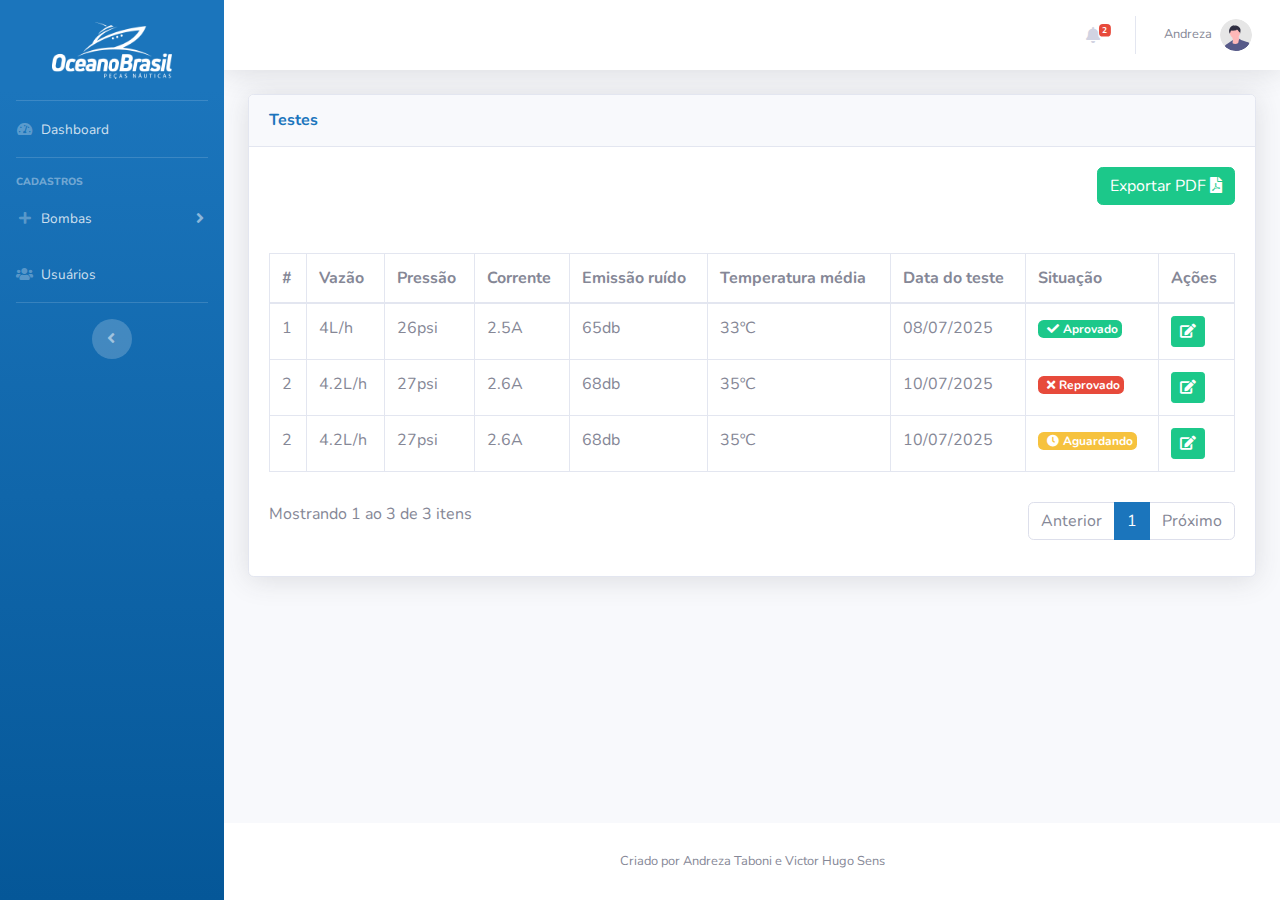
<file: testes.html>
<!DOCTYPE html>
<html lang="pt-BR">

<head>

    <meta charset="utf-8">
    <meta http-equiv="X-UA-Compatible" content="IE=edge">
    <meta name="viewport" content="width=device-width, initial-scale=1, shrink-to-fit=no">
    <meta name="description" content="">
    <meta name="author" content="">

    <title>Fuellytics | Testes</title>

    <!-- Custom fonts for this template -->
    <link href="vendor/fontawesome-free/css/all.min.css" rel="stylesheet" type="text/css">
    <link
            href="https://fonts.googleapis.com/css?family=Nunito:200,200i,300,300i,400,400i,600,600i,700,700i,800,800i,900,900i"
            rel="stylesheet">

    <!-- Custom styles for this template -->
    <link href="css/sb-admin-2.min.css" rel="stylesheet">

    <!-- Custom styles for this page -->
    <link href="vendor/datatables/dataTables.bootstrap4.min.css" rel="stylesheet">
    <link href="css/custom.css" rel="stylesheet">

</head>

<body id="page-top">
<!-- Page Wrapper -->
<div id="wrapper">
    <!-- Sidebar -->
    <ul class="navbar-nav bg-gradient-primary sidebar sidebar-dark accordion" id="accordionSidebar">

        <!-- Sidebar - Brand -->
        <a class="sidebar-brand d-flex align-items-center justify-content-center" href="index.html">
            <div class="sidebar-brand-icon">
                <img src="img/logo-rodape.png" alt="logo" style="height: 57px;">
            </div>
        </a>

        <!-- Divider -->
        <hr class="sidebar-divider my-0">

        <!-- Nav Item - Dashboard -->
        <li class="nav-item">
            <a class="nav-link" href="index.html">
                <i class="fas fa-fw fa-tachometer-alt"></i>
                <span>Dashboard</span></a>
        </li>

        <!-- Divider -->
        <hr class="sidebar-divider">

        <!-- Heading -->
        <div class="sidebar-heading">
            Cadastros
        </div>

        <!-- Nav Item - Pages Collapse Menu -->
        <li class="nav-item">
            <a class="nav-link collapsed" href="#" data-toggle="collapse" data-target="#collapseTwo"
               aria-expanded="true" aria-controls="collapseTwo">
                <i class="fas fa-fw fa-plus"></i>
                <span>Bombas</span>
            </a>
            <div id="collapseTwo" class="collapse" aria-labelledby="headingTwo" data-parent="#accordionSidebar">
                <div class="bg-white py-2 collapse-inner rounded">
                    <h6 class="collapse-header">Bombas:</h6>
                    <a class="collapse-item" href="marcas.html">Marcas</a>
                    <a class="collapse-item" href="modelos.html">Modelos</a>
                    <a class="collapse-item" href="bombas.html">Bombas</a>
                </div>
            </div>
        </li>

        <!-- Nav Item - Utilities Collapse Menu -->
        <li class="nav-item">
            <a class="nav-link" href="usuarios.html">
                <i class="fas fa-fw fa-users"></i>
                <span>Usuários</span></a>
        </li>


        <!-- Divider -->
        <hr class="sidebar-divider d-none d-md-block">

        <!-- Sidebar Toggler (Sidebar) -->
        <div class="text-center d-none d-md-inline">
            <button class="rounded-circle border-0" id="sidebarToggle"></button>
        </div>

    </ul>
    <!-- End of Sidebar -->

    <!-- Content Wrapper -->
    <div id="content-wrapper" class="d-flex flex-column">

        <!-- Main Content -->
        <div id="content">

            <!-- Topbar -->
            <nav class="navbar navbar-expand navbar-light bg-white topbar mb-4 static-top shadow">

                <!-- Sidebar Toggle (Topbar) -->
                <form class="form-inline">
                    <button id="sidebarToggleTop" class="btn btn-link d-md-none rounded-circle mr-3">
                        <i class="fa fa-bars"></i>
                    </button>
                </form>


                <!-- Topbar Navbar -->
                <ul class="navbar-nav ml-auto">

                    <!-- Nav Item - Search Dropdown (Visible Only XS) -->
                    <li class="nav-item dropdown no-arrow d-sm-none">
                        <a class="nav-link dropdown-toggle" href="#" id="searchDropdown" role="button"
                           data-toggle="dropdown" aria-haspopup="true" aria-expanded="false">
                            <i class="fas fa-search fa-fw"></i>
                        </a>
                        <!-- Dropdown - Messages -->
                        <div class="dropdown-menu dropdown-menu-right p-3 shadow animated--grow-in"
                             aria-labelledby="searchDropdown">
                            <form class="form-inline mr-auto w-100 navbar-search">
                                <div class="input-group">
                                    <input type="text" class="form-control bg-light border-0 small"
                                           placeholder="Search for..." aria-label="Search"
                                           aria-describedby="basic-addon2">
                                    <div class="input-group-append">
                                        <button class="btn btn-primary" type="button">
                                            <i class="fas fa-search fa-sm"></i>
                                        </button>
                                    </div>
                                </div>
                            </form>
                        </div>
                    </li>

                    <!-- Nav Item - Alerts -->
                    <li class="nav-item dropdown no-arrow mx-1">
                        <a class="nav-link dropdown-toggle" href="#" id="alertsDropdown" role="button"
                           data-toggle="dropdown" aria-haspopup="true" aria-expanded="false">
                            <i class="fas fa-bell fa-fw"></i>
                            <!-- Counter - Alerts -->
                            <span class="badge badge-danger badge-counter">2</span>
                        </a>
                        <!-- Dropdown - Alerts -->
                        <div class="dropdown-list dropdown-menu dropdown-menu-right shadow animated--grow-in"
                             aria-labelledby="alertsDropdown">
                            <h6 class="dropdown-header">
                                Notificações
                            </h6>
                            <a class="dropdown-item d-flex align-items-center" href="#">
                                <div class="mr-3">
                                    <div class="icon-circle bg-primary">
                                        <i class="fas fa-file-alt text-white"></i>
                                    </div>
                                </div>
                                <div>
                                    <div class="small text-gray-500">7 de Junho de 2025</div>
                                    <span class="font-weight-bold">Novo relatório pronto para download!</span>
                                </div>
                            </a>
                            <a class="dropdown-item d-flex align-items-center" href="#">
                                <div class="mr-3">
                                    <div class="icon-circle bg-warning">
                                        <i class="fas fa-exclamation-triangle text-white"></i>
                                    </div>
                                </div>
                                <div>
                                    <div class="small text-gray-500">5 de Junho de 2025</div>
                                    Estoque da bomba <b>NN 269</b> baixo.
                                </div>
                            </a>
                            <a class="dropdown-item text-center small text-gray-500" href="#">Ver todos</a>
                        </div>
                    </li>


                    <div class="topbar-divider d-none d-sm-block"></div>

                    <!-- Nav Item - User Information -->
                    <li class="nav-item dropdown no-arrow">
                        <a class="nav-link dropdown-toggle" href="#" id="userDropdown" role="button"
                           data-toggle="dropdown" aria-haspopup="true" aria-expanded="false">
                            <span class="mr-2 d-none d-lg-inline text-gray-600 small">Andreza</span>
                            <img class="img-profile rounded-circle"
                                 src="img/undraw_profile.svg">
                        </a>
                        <!-- Dropdown - User Information -->
                        <div class="dropdown-menu dropdown-menu-right shadow animated--grow-in"
                             aria-labelledby="userDropdown">
                            <a class="dropdown-item" href="usuario.html">
                                <i class="fas fa-user fa-sm fa-fw mr-2 text-gray-400"></i>
                                Perfil
                            </a>
                            <a class="dropdown-item" href="usuario.html">
                                <i class="fas fa-cogs fa-sm fa-fw mr-2 text-gray-400"></i>
                                Configurações
                            </a>
                            <a class="dropdown-item" href="usuario.html">
                                <i class="fas fa-list fa-sm fa-fw mr-2 text-gray-400"></i>
                                Atividades
                            </a>
                            <div class="dropdown-divider"></div>
                            <a class="dropdown-item" href="#" data-toggle="modal" data-target="#logoutModal">
                                <i class="fas fa-sign-out-alt fa-sm fa-fw mr-2 text-gray-400"></i>
                                Sair
                            </a>
                        </div>
                    </li>

                </ul>

            </nav>
            <!-- End of Topbar -->

            <!-- Begin Page Content -->
            <div class="container-fluid">

                <!-- DataTales Example -->
                <div class="card shadow mb-4">
                    <div class="card-header py-3">
                        <h6 class="m-0 font-weight-bold text-primary">Testes</h6>
                    </div>
                    <div class="card-body">
                        <div class="row mb-5 justify-content-end">
                            <div class="col text-right">
                                <a href="javascript:void(0);" class="btn btn-success">
                                    Exportar PDF <i class="fa fa-file-pdf"></i>
                                </a>
                            </div>
                        </div>
                        <div class="table-responsive">
                            <table class="table table-bordered" id="dataTable" width="100%" cellspacing="0"
                                   style="margin-bottom: 30px !important;">
                                <thead>
                                <tr>
                                    <th>#</th>
                                    <th>Vazão</th>
                                    <th>Pressão</th>
                                    <th>Corrente</th>
                                    <th>Emissão ruído</th>
                                    <th>Temperatura média</th>
                                    <th>Data do teste</th>
                                    <th>Situação</th>
                                    <th>Ações</th>
                                </tr>
                                </thead>
                                <tbody>
                                <tr>
                                    <td>
                                        1
                                    </td>
                                    <td>
                                        4L/h
                                    </td>
                                    <td>
                                        26psi
                                    </td>
                                    <td>
                                        2.5A
                                    </td>
                                    <td>
                                        65db
                                    </td>
                                    <td>
                                        33ºC
                                    </td>
                                    <td>
                                        08/07/2025
                                    </td>
                                    <td>
                                        <div class="badge badge-success">
                                            <i class="fa fa-check mx-1"></i>Aprovado
                                        </div>
                                    </td>
                                    <td>
                                        <a href="marca.html" class="btn btn-sm btn-success">
                                            <i class="fa fa-edit"></i>
                                        </a>
                                    </td>
                                </tr>
                                <tr>
                                    <td>
                                        2
                                    </td>
                                    <td>
                                        4.2L/h
                                    </td>
                                    <td>
                                        27psi
                                    </td>
                                    <td>
                                        2.6A
                                    </td>
                                    <td>
                                        68db
                                    </td>
                                    <td>
                                        35ºC
                                    </td>
                                    <td>
                                        10/07/2025
                                    </td>
                                    <td>
                                        <div class="badge badge-danger">
                                            <i class="fa fa-times mx-1"></i>Reprovado
                                        </div>
                                    </td>
                                    <td>
                                        <a href="marca.html" class="btn btn-sm btn-success">
                                            <i class="fa fa-edit"></i>
                                        </a>
                                    </td>
                                </tr>
                                <tr>
                                    <td>
                                        2
                                    </td>
                                    <td>
                                        4.2L/h
                                    </td>
                                    <td>
                                        27psi
                                    </td>
                                    <td>
                                        2.6A
                                    </td>
                                    <td>
                                        68db
                                    </td>
                                    <td>
                                        35ºC
                                    </td>
                                    <td>
                                        10/07/2025
                                    </td>
                                    <td>
                                        <div class="badge badge-warning">
                                            <i class="fa fa-clock mx-1"></i>Aguardando
                                        </div>
                                    </td>
                                    <td>
                                        <a href="marca.html" class="btn btn-sm btn-success">
                                            <i class="fa fa-edit"></i>
                                        </a>
                                    </td>
                                </tr>
                                </tbody>
                            </table>
                        </div>
                        <div class="row">
                            <div class="col-sm-12 col-md-5">
                                <div class="dataTables_info">
                                    Mostrando 1 ao 3 de 3 itens
                                </div>
                            </div>
                            <div class="col-sm-12 col-md-7">
                                <div class="dataTables_paginate paging_simple_numbers">
                                    <ul class="pagination justify-content-end">
                                        <li class="paginate_button page-item previous disabled">
                                            <a href="#" class="page-link">
                                                Anterior
                                            </a>
                                        </li>
                                        <li class="paginate_button page-item active">
                                            <a href="#" class="page-link">
                                                1
                                            </a>
                                        </li>
                                        <li class="paginate_button page-item next disabled">
                                            <a href="#" class="page-link">
                                                Próximo
                                            </a>
                                        </li>
                                    </ul>
                                </div>
                            </div>
                        </div>
                    </div>
                </div>

            </div>
            <!-- /.container-fluid -->

        </div>
        <!-- End of Main Content -->

        <!-- Footer -->
        <footer class="sticky-footer bg-white">
            <div class="container my-auto">
                <div class="copyright text-center my-auto">
                    <span>Criado por Andreza Taboni e Victor Hugo Sens</span>
                </div>
            </div>
        </footer>
        <!-- End of Footer -->

    </div>
    <!-- End of Content Wrapper -->

</div>
<!-- End of Page Wrapper -->

<!-- Scroll to Top Button-->
<a class="scroll-to-top rounded" href="#page-top">
    <i class="fas fa-angle-up"></i>
</a>

<!-- Logout Modal-->
<div class="modal fade" id="logoutModal" tabindex="-1" role="dialog" aria-labelledby="exampleModalLabel"
     aria-hidden="true">
    <div class="modal-dialog" role="document">
        <div class="modal-content">
            <div class="modal-header">
                <h5 class="modal-title" id="exampleModalLabel">Ready to Leave?</h5>
                <button class="close" type="button" data-dismiss="modal" aria-label="Close">
                    <span aria-hidden="true">×</span>
                </button>
            </div>
            <div class="modal-body">Select "Logout" below if you are ready to end your current session.</div>
            <div class="modal-footer">
                <button class="btn btn-secondary" type="button" data-dismiss="modal">Cancel</button>
                <a class="btn btn-primary" href="login.html">Logout</a>
            </div>
        </div>
    </div>
</div>

<!-- Bootstrap core JavaScript-->
<script src="vendor/jquery/jquery.min.js"></script>
<script src="vendor/bootstrap/js/bootstrap.bundle.min.js"></script>

<!-- Core plugin JavaScript-->
<script src="vendor/jquery-easing/jquery.easing.min.js"></script>

<!-- Custom scripts for all pages-->
<script src="js/sb-admin-2.min.js"></script>

<!-- Page level plugins -->
<script src="vendor/datatables/jquery.dataTables.min.js"></script>
<script src="vendor/datatables/dataTables.bootstrap4.min.js"></script>

<!-- Page level custom scripts -->
<!--<script src="js/demo/datatables-demo.js"></script>-->

</body>

</html>
</file>
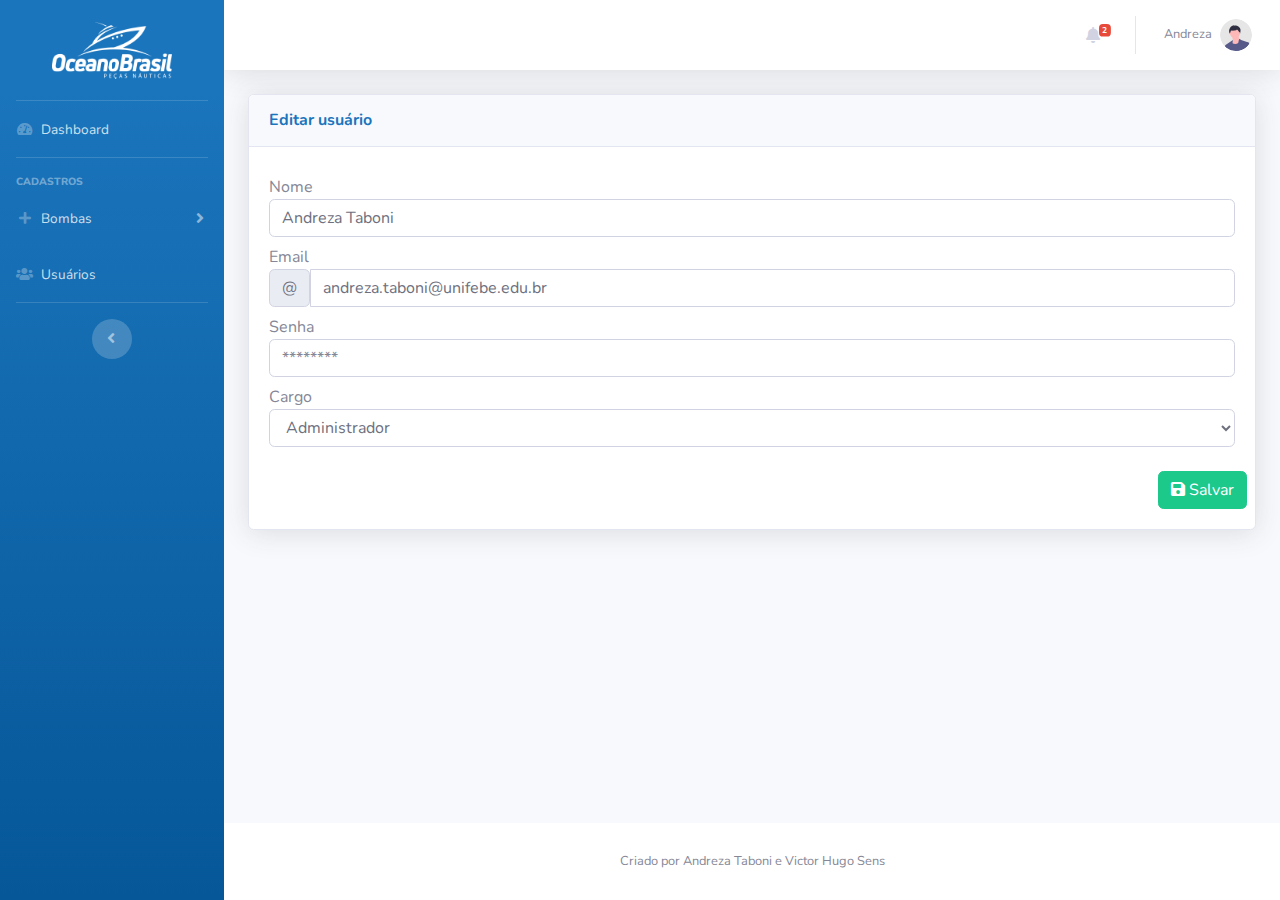
<file: usuario.html>
<!DOCTYPE html>
<html lang="pt-BR">

<head>

    <meta charset="utf-8">
    <meta http-equiv="X-UA-Compatible" content="IE=edge">
    <meta name="viewport" content="width=device-width, initial-scale=1, shrink-to-fit=no">
    <meta name="description" content="">
    <meta name="author" content="">

    <title>Fuellytics | Editar usuário</title>

    <!-- Custom fonts for this template -->
    <link href="vendor/fontawesome-free/css/all.min.css" rel="stylesheet" type="text/css">
    <link
            href="https://fonts.googleapis.com/css?family=Nunito:200,200i,300,300i,400,400i,600,600i,700,700i,800,800i,900,900i"
            rel="stylesheet">

    <!-- Custom styles for this template -->
    <link href="css/sb-admin-2.min.css" rel="stylesheet">

    <!-- Custom styles for this page -->
    <link href="vendor/datatables/dataTables.bootstrap4.min.css" rel="stylesheet">
    <link href="css/custom.css" rel="stylesheet">

</head>

<body id="page-top">
<!-- Page Wrapper -->
<div id="wrapper">
    <!-- Sidebar -->
    <ul class="navbar-nav bg-gradient-primary sidebar sidebar-dark accordion" id="accordionSidebar">

        <!-- Sidebar - Brand -->
        <a class="sidebar-brand d-flex align-items-center justify-content-center" href="index.html">
            <div class="sidebar-brand-icon">
                <img src="img/logo-rodape.png" alt="logo" style="height: 57px;">
            </div>
        </a>

        <!-- Divider -->
        <hr class="sidebar-divider my-0">

        <!-- Nav Item - Dashboard -->
        <li class="nav-item">
            <a class="nav-link" href="index.html">
                <i class="fas fa-fw fa-tachometer-alt"></i>
                <span>Dashboard</span></a>
        </li>

        <!-- Divider -->
        <hr class="sidebar-divider">

        <!-- Heading -->
        <div class="sidebar-heading">
            Cadastros
        </div>

        <!-- Nav Item - Pages Collapse Menu -->
        <li class="nav-item">
            <a class="nav-link collapsed" href="#" data-toggle="collapse" data-target="#collapseTwo"
               aria-expanded="true" aria-controls="collapseTwo">
                <i class="fas fa-fw fa-plus"></i>
                <span>Bombas</span>
            </a>
            <div id="collapseTwo" class="collapse" aria-labelledby="headingTwo" data-parent="#accordionSidebar">
                <div class="bg-white py-2 collapse-inner rounded">
                    <h6 class="collapse-header">Bombas:</h6>
                    <a class="collapse-item" href="marcas.html">Marcas</a>
                    <a class="collapse-item" href="modelos.html">Modelos</a>
                    <a class="collapse-item" href="bombas.html">Bombas</a>
                </div>
            </div>
        </li>

        <!-- Nav Item - Utilities Collapse Menu -->
        <li class="nav-item">
            <a class="nav-link" href="usuarios.html">
                <i class="fas fa-fw fa-users"></i>
                <span>Usuários</span></a>
        </li>


        <!-- Divider -->
        <hr class="sidebar-divider d-none d-md-block">

        <!-- Sidebar Toggler (Sidebar) -->
        <div class="text-center d-none d-md-inline">
            <button class="rounded-circle border-0" id="sidebarToggle"></button>
        </div>

    </ul>
    <!-- End of Sidebar -->

    <!-- Content Wrapper -->
    <div id="content-wrapper" class="d-flex flex-column">

        <!-- Main Content -->
        <div id="content">

            <!-- Topbar -->
            <nav class="navbar navbar-expand navbar-light bg-white topbar mb-4 static-top shadow">

                <!-- Sidebar Toggle (Topbar) -->
                <form class="form-inline">
                    <button id="sidebarToggleTop" class="btn btn-link d-md-none rounded-circle mr-3">
                        <i class="fa fa-bars"></i>
                    </button>
                </form>


                <!-- Topbar Navbar -->
                <ul class="navbar-nav ml-auto">

                    <!-- Nav Item - Search Dropdown (Visible Only XS) -->
                    <li class="nav-item dropdown no-arrow d-sm-none">
                        <a class="nav-link dropdown-toggle" href="#" id="searchDropdown" role="button"
                           data-toggle="dropdown" aria-haspopup="true" aria-expanded="false">
                            <i class="fas fa-search fa-fw"></i>
                        </a>
                        <!-- Dropdown - Messages -->
                        <div class="dropdown-menu dropdown-menu-right p-3 shadow animated--grow-in"
                             aria-labelledby="searchDropdown">
                            <form class="form-inline mr-auto w-100 navbar-search">
                                <div class="input-group">
                                    <input type="text" class="form-control bg-light border-0 small"
                                           placeholder="Search for..." aria-label="Search"
                                           aria-describedby="basic-addon2">
                                    <div class="input-group-append">
                                        <button class="btn btn-primary" type="button">
                                            <i class="fas fa-search fa-sm"></i>
                                        </button>
                                    </div>
                                </div>
                            </form>
                        </div>
                    </li>

                    <!-- Nav Item - Alerts -->
                    <li class="nav-item dropdown no-arrow mx-1">
                        <a class="nav-link dropdown-toggle" href="#" id="alertsDropdown" role="button"
                           data-toggle="dropdown" aria-haspopup="true" aria-expanded="false">
                            <i class="fas fa-bell fa-fw"></i>
                            <!-- Counter - Alerts -->
                            <span class="badge badge-danger badge-counter">2</span>
                        </a>
                        <!-- Dropdown - Alerts -->
                        <div class="dropdown-list dropdown-menu dropdown-menu-right shadow animated--grow-in"
                             aria-labelledby="alertsDropdown">
                            <h6 class="dropdown-header">
                                Notificações
                            </h6>
                            <a class="dropdown-item d-flex align-items-center" href="#">
                                <div class="mr-3">
                                    <div class="icon-circle bg-primary">
                                        <i class="fas fa-file-alt text-white"></i>
                                    </div>
                                </div>
                                <div>
                                    <div class="small text-gray-500">7 de Junho de 2025</div>
                                    <span class="font-weight-bold">Novo relatório pronto para download!</span>
                                </div>
                            </a>
                            <a class="dropdown-item d-flex align-items-center" href="#">
                                <div class="mr-3">
                                    <div class="icon-circle bg-warning">
                                        <i class="fas fa-exclamation-triangle text-white"></i>
                                    </div>
                                </div>
                                <div>
                                    <div class="small text-gray-500">5 de Junho de 2025</div>
                                    Estoque da bomba <b>NN 273</b> baixo.
                                </div>
                            </a>
                            <a class="dropdown-item text-center small text-gray-500" href="#">Ver todos</a>
                        </div>
                    </li>


                    <div class="topbar-divider d-none d-sm-block"></div>

                    <!-- Nav Item - User Information -->
                    <li class="nav-item dropdown no-arrow">
                        <a class="nav-link dropdown-toggle" href="#" id="userDropdown" role="button"
                           data-toggle="dropdown" aria-haspopup="true" aria-expanded="false">
                            <span class="mr-2 d-none d-lg-inline text-gray-600 small">Andreza</span>
                            <img class="img-profile rounded-circle"
                                 src="img/undraw_profile.svg">
                        </a>
                        <!-- Dropdown - User Information -->
                        <div class="dropdown-menu dropdown-menu-right shadow animated--grow-in"
                             aria-labelledby="userDropdown">
                            <a class="dropdown-item" href="usuario.html">
                                <i class="fas fa-user fa-sm fa-fw mr-2 text-gray-400"></i>
                                Perfil
                            </a>
                            <a class="dropdown-item" href="usuario.html">
                                <i class="fas fa-cogs fa-sm fa-fw mr-2 text-gray-400"></i>
                                Configurações
                            </a>
                            <a class="dropdown-item" href="usuario.html">
                                <i class="fas fa-list fa-sm fa-fw mr-2 text-gray-400"></i>
                                Atividades
                            </a>
                            <div class="dropdown-divider"></div>
                            <a class="dropdown-item" href="#" data-toggle="modal" data-target="#logoutModal">
                                <i class="fas fa-sign-out-alt fa-sm fa-fw mr-2 text-gray-400"></i>
                                Sair
                            </a>
                        </div>
                    </li>

                </ul>

            </nav>
            <!-- End of Topbar -->

            <!-- Begin Page Content -->
            <div class="container-fluid">

                <!-- DataTales Example -->
                <div class="card shadow mb-4">
                    <div class="card-header py-3">
                        <h6 class="m-0 font-weight-bold text-primary">Editar usuário</h6>
                    </div>
                    <div class="card-body">
                        <div class="w-100">
                            <form class="needs-validation">
                                <div class="row g-3">
                                    <div class="col-sm-12">
                                        <label for="firstName" class="form-label">
                                            Nome
                                        </label>
                                        <input type="text" class="form-control" id="firstName" placeholder=""
                                               value="Andreza Taboni" required="">
                                    </div>

                                    <div class="col-12"><label for="username" class="form-label">
                                        Email
                                    </label>
                                        <div class="input-group has-validation">
                                            <span class="input-group-text">@</span>
                                            <input type="text" class="form-control" id="username" placeholder="email"
                                                   required="" value="andreza.taboni@unifebe.edu.br">
                                        </div>
                                    </div>

                                    <div class="col-sm-12">
                                        <label for="senha" class="form-label">
                                            Senha
                                        </label>
                                        <input type="password" class="form-control" id="senha" placeholder="********"
                                               value="" required="">
                                    </div>

                                    <div class="col-sm-12">
                                        <label for="cargo" class="form-label">
                                            Cargo
                                        </label>
                                        <select class="form-control" id="cargo" >
                                            <option value="">
                                                Administrador
                                            </option>
                                            <option value="">
                                                Testador
                                            </option>
                                        </select>
                                    </div>


                                    <div class="w-100 d-flex justify-content-end mt-4">
                                        <button class="btn btn-success btn" type="submit">
                                            <i class="fa fa-save"></i>
                                            Salvar
                                        </button>
                                    </div>
                                </div>
                            </form>
                        </div>
                    </div>
                </div>

            </div>
            <!-- /.container-fluid -->

        </div>
        <!-- End of Main Content -->

        <!-- Footer -->
        <footer class="sticky-footer bg-white">
            <div class="container my-auto">
                <div class="copyright text-center my-auto">
                    <span>Criado por Andreza Taboni e Victor Hugo Sens</span>
                </div>
            </div>
        </footer>
        <!-- End of Footer -->

    </div>
    <!-- End of Content Wrapper -->

</div>
<!-- End of Page Wrapper -->

<!-- Scroll to Top Button-->
<a class="scroll-to-top rounded" href="#page-top">
    <i class="fas fa-angle-up"></i>
</a>

<!-- Logout Modal-->
<div class="modal fade" id="logoutModal" tabindex="-1" role="dialog" aria-labelledby="exampleModalLabel"
     aria-hidden="true">
    <div class="modal-dialog" role="document">
        <div class="modal-content">
            <div class="modal-header">
                <h5 class="modal-title" id="exampleModalLabel">Ready to Leave?</h5>
                <button class="close" type="button" data-dismiss="modal" aria-label="Close">
                    <span aria-hidden="true">×</span>
                </button>
            </div>
            <div class="modal-body">Select "Logout" below if you are ready to end your current session.</div>
            <div class="modal-footer">
                <button class="btn btn-secondary" type="button" data-dismiss="modal">Cancel</button>
                <a class="btn btn-primary" href="login.html">Logout</a>
            </div>
        </div>
    </div>
</div>

<!-- Bootstrap core JavaScript-->
<script src="vendor/jquery/jquery.min.js"></script>
<script src="vendor/bootstrap/js/bootstrap.bundle.min.js"></script>

<!-- Core plugin JavaScript-->
<script src="vendor/jquery-easing/jquery.easing.min.js"></script>

<!-- Custom scripts for all pages-->
<script src="js/sb-admin-2.min.js"></script>

<!-- Page level plugins -->
<script src="vendor/datatables/jquery.dataTables.min.js"></script>
<script src="vendor/datatables/dataTables.bootstrap4.min.js"></script>

<!-- Page level custom scripts -->
<!--<script src="js/demo/datatables-demo.js"></script>-->

</body>

</html>
</file>
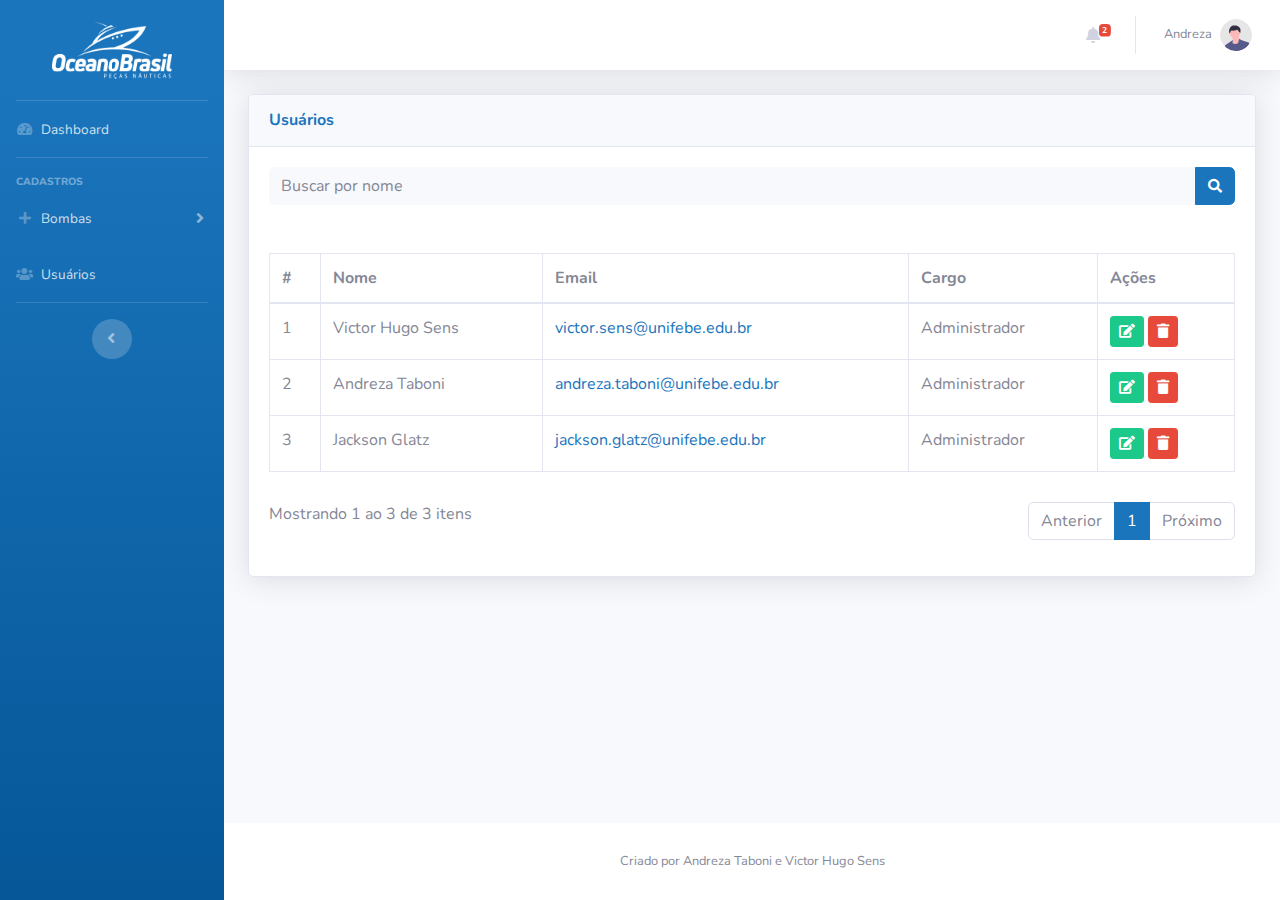
<file: usuarios.html>
<!DOCTYPE html>
<html lang="pt-BR">

<head>

    <meta charset="utf-8">
    <meta http-equiv="X-UA-Compatible" content="IE=edge">
    <meta name="viewport" content="width=device-width, initial-scale=1, shrink-to-fit=no">
    <meta name="description" content="">
    <meta name="author" content="">

    <title>Fuellytics | Usuários</title>

    <!-- Custom fonts for this template -->
    <link href="vendor/fontawesome-free/css/all.min.css" rel="stylesheet" type="text/css">
    <link
            href="https://fonts.googleapis.com/css?family=Nunito:200,200i,300,300i,400,400i,600,600i,700,700i,800,800i,900,900i"
            rel="stylesheet">

    <!-- Custom styles for this template -->
    <link href="css/sb-admin-2.min.css" rel="stylesheet">

    <!-- Custom styles for this page -->
        <link href="vendor/datatables/dataTables.bootstrap4.min.css" rel="stylesheet">
    <link href="css/custom.css" rel="stylesheet">

</head>

<body id="page-top">
<!-- Page Wrapper -->
<div id="wrapper">
    <!-- Sidebar -->
    <ul class="navbar-nav bg-gradient-primary sidebar sidebar-dark accordion" id="accordionSidebar">

        <!-- Sidebar - Brand -->
        <a class="sidebar-brand d-flex align-items-center justify-content-center" href="index.html">
            <div class="sidebar-brand-icon">
                <img src="img/logo-rodape.png" alt="logo" style="height: 57px;">
            </div>
        </a>

        <!-- Divider -->
        <hr class="sidebar-divider my-0">

        <!-- Nav Item - Dashboard -->
        <li class="nav-item">
            <a class="nav-link" href="index.html">
                <i class="fas fa-fw fa-tachometer-alt"></i>
                <span>Dashboard</span></a>
        </li>

        <!-- Divider -->
        <hr class="sidebar-divider">

        <!-- Heading -->
        <div class="sidebar-heading">
            Cadastros
        </div>

        <!-- Nav Item - Pages Collapse Menu -->
        <li class="nav-item">
            <a class="nav-link collapsed" href="#" data-toggle="collapse" data-target="#collapseTwo"
               aria-expanded="true" aria-controls="collapseTwo">
                <i class="fas fa-fw fa-plus"></i>
                <span>Bombas</span>
            </a>
            <div id="collapseTwo" class="collapse" aria-labelledby="headingTwo" data-parent="#accordionSidebar">
                <div class="bg-white py-2 collapse-inner rounded">
                    <h6 class="collapse-header">Bombas:</h6>
                    <a class="collapse-item" href="marcas.html">Marcas</a>
                    <a class="collapse-item" href="modelos.html">Modelos</a>
                    <a class="collapse-item" href="bombas.html">Bombas</a>
                </div>
            </div>
        </li>

        <!-- Nav Item - Utilities Collapse Menu -->
        <li class="nav-item">
            <a class="nav-link" href="usuarios.html">
                <i class="fas fa-fw fa-users"></i>
                <span>Usuários</span></a>
        </li>


        <!-- Divider -->
        <hr class="sidebar-divider d-none d-md-block">

        <!-- Sidebar Toggler (Sidebar) -->
        <div class="text-center d-none d-md-inline">
            <button class="rounded-circle border-0" id="sidebarToggle"></button>
        </div>

    </ul>
    <!-- End of Sidebar -->

    <!-- Content Wrapper -->
    <div id="content-wrapper" class="d-flex flex-column">

        <!-- Main Content -->
        <div id="content">

            <!-- Topbar -->
            <nav class="navbar navbar-expand navbar-light bg-white topbar mb-4 static-top shadow">

                <!-- Sidebar Toggle (Topbar) -->
                <form class="form-inline">
                    <button id="sidebarToggleTop" class="btn btn-link d-md-none rounded-circle mr-3">
                        <i class="fa fa-bars"></i>
                    </button>
                </form>


                <!-- Topbar Navbar -->
                <ul class="navbar-nav ml-auto">

                    <!-- Nav Item - Search Dropdown (Visible Only XS) -->
                    <li class="nav-item dropdown no-arrow d-sm-none">
                        <a class="nav-link dropdown-toggle" href="#" id="searchDropdown" role="button"
                           data-toggle="dropdown" aria-haspopup="true" aria-expanded="false">
                            <i class="fas fa-search fa-fw"></i>
                        </a>
                        <!-- Dropdown - Messages -->
                        <div class="dropdown-menu dropdown-menu-right p-3 shadow animated--grow-in"
                             aria-labelledby="searchDropdown">
                            <form class="form-inline mr-auto w-100 navbar-search">
                                <div class="input-group">
                                    <input type="text" class="form-control bg-light border-0 small"
                                           placeholder="Search for..." aria-label="Search"
                                           aria-describedby="basic-addon2">
                                    <div class="input-group-append">
                                        <button class="btn btn-primary" type="button">
                                            <i class="fas fa-search fa-sm"></i>
                                        </button>
                                    </div>
                                </div>
                            </form>
                        </div>
                    </li>

                    <!-- Nav Item - Alerts -->
                    <li class="nav-item dropdown no-arrow mx-1">
                        <a class="nav-link dropdown-toggle" href="#" id="alertsDropdown" role="button"
                           data-toggle="dropdown" aria-haspopup="true" aria-expanded="false">
                            <i class="fas fa-bell fa-fw"></i>
                            <!-- Counter - Alerts -->
                            <span class="badge badge-danger badge-counter">2</span>
                        </a>
                        <!-- Dropdown - Alerts -->
                        <div class="dropdown-list dropdown-menu dropdown-menu-right shadow animated--grow-in"
                             aria-labelledby="alertsDropdown">
                            <h6 class="dropdown-header">
                                Notificações
                            </h6>
                            <a class="dropdown-item d-flex align-items-center" href="#">
                                <div class="mr-3">
                                    <div class="icon-circle bg-primary">
                                        <i class="fas fa-file-alt text-white"></i>
                                    </div>
                                </div>
                                <div>
                                    <div class="small text-gray-500">7 de Junho de 2025</div>
                                    <span class="font-weight-bold">Novo relatório pronto para download!</span>
                                </div>
                            </a>
                            <a class="dropdown-item d-flex align-items-center" href="#">
                                <div class="mr-3">
                                    <div class="icon-circle bg-warning">
                                        <i class="fas fa-exclamation-triangle text-white"></i>
                                    </div>
                                </div>
                                <div>
                                    <div class="small text-gray-500">5 de Junho de 2025</div>
                                    Estoque da bomba <b>NN 273</b> baixo.
                                </div>
                            </a>
                            <a class="dropdown-item text-center small text-gray-500" href="#">Ver todos</a>
                        </div>
                    </li>


                    <div class="topbar-divider d-none d-sm-block"></div>

                    <!-- Nav Item - User Information -->
                    <li class="nav-item dropdown no-arrow">
                        <a class="nav-link dropdown-toggle" href="#" id="userDropdown" role="button"
                           data-toggle="dropdown" aria-haspopup="true" aria-expanded="false">
                            <span class="mr-2 d-none d-lg-inline text-gray-600 small">Andreza</span>
                            <img class="img-profile rounded-circle"
                                 src="img/undraw_profile.svg">
                        </a>
                        <!-- Dropdown - User Information -->
                        <div class="dropdown-menu dropdown-menu-right shadow animated--grow-in"
                             aria-labelledby="userDropdown">
                            <a class="dropdown-item" href="usuario.html">
                                <i class="fas fa-user fa-sm fa-fw mr-2 text-gray-400"></i>
                                Perfil
                            </a>
                            <a class="dropdown-item" href="usuario.html">
                                <i class="fas fa-cogs fa-sm fa-fw mr-2 text-gray-400"></i>
                                Configurações
                            </a>
                            <a class="dropdown-item" href="usuario.html">
                                <i class="fas fa-list fa-sm fa-fw mr-2 text-gray-400"></i>
                                Atividades
                            </a>
                            <div class="dropdown-divider"></div>
                            <a class="dropdown-item" href="#" data-toggle="modal" data-target="#logoutModal">
                                <i class="fas fa-sign-out-alt fa-sm fa-fw mr-2 text-gray-400"></i>
                                Sair
                            </a>
                        </div>
                    </li>

                </ul>

            </nav>
            <!-- End of Topbar -->

            <!-- Begin Page Content -->
            <div class="container-fluid">

                <!-- DataTales Example -->
                <div class="card shadow mb-4">
                    <div class="card-header py-3">
                        <h6 class="m-0 font-weight-bold text-primary">Usuários</h6>
                    </div>
                    <div class="card-body">
                        <div class="row mb-5">
                            <div class="col-12">
                                <form class="navbar-search">
                                    <div class="row">
                                        <div class="col">
                                            <div class="input-group">
                                                <input type="text" class="form-control bg-light border-0 small"
                                                       placeholder="Buscar por nome" aria-label="Search"
                                                       aria-describedby="basic-addon2">
                                                <div class="input-group-append">
                                                    <button class="btn btn-primary" type="button">
                                                        <i class="fas fa-search fa-sm"></i>
                                                    </button>
                                                </div>
                                            </div>
                                        </div>
                                    </div>
                                </form>
                            </div>
                        </div>
                        <div class="table-responsive">
                            <table class="table table-bordered" id="dataTable" width="100%" cellspacing="0"
                                   style="margin-bottom: 30px !important;">
                                <thead>
                                <tr>
                                    <th>#</th>
                                    <th>Nome</th>
                                    <th>Email</th>
                                    <th>Cargo</th>
                                    <th>Ações</th>
                                </tr>
                                </thead>
                                <tbody>
                                <tr>
                                    <td>
                                        1
                                    </td>
                                    <td>
                                        Victor Hugo Sens
                                    </td>
                                    <td>
                                        <a href="#">
                                            victor.sens@unifebe.edu.br
                                        </a>
                                    </td>
                                    <td>
                                        Administrador
                                    </td>
                                    <td>
                                        <a href="usuario.html" class="btn btn-sm btn-success">
                                            <i class="fa fa-edit"></i>
                                        </a>
                                        <a href="#" class="btn btn-sm btn-danger">
                                            <i class="fa fa-trash"></i>
                                        </a>
                                    </td>
                                </tr>
                                <tr>
                                    <td>
                                        2
                                    </td>
                                    <td>
                                        Andreza Taboni
                                    </td>
                                    <td>
                                        <a href="#">
                                            andreza.taboni@unifebe.edu.br
                                        </a>
                                    </td>
                                    <td>
                                        Administrador
                                    </td>
                                    <td>
                                        <a href="usuario.html" class="btn btn-sm btn-success">
                                            <i class="fa fa-edit"></i>
                                        </a>
                                        <a href="#" class="btn btn-sm btn-danger">
                                            <i class="fa fa-trash"></i>
                                        </a>
                                    </td>
                                </tr>
                                <tr>
                                    <td>
                                        3
                                    </td>
                                    <td>
                                        Jackson Glatz
                                    </td>
                                    <td>
                                        <a href="#">
                                            jackson.glatz@unifebe.edu.br
                                        </a>
                                    </td>
                                    <td>
                                        Administrador
                                    </td>
                                    <td>
                                        <a href="usuario.html" class="btn btn-sm btn-success">
                                            <i class="fa fa-edit"></i>
                                        </a>
                                        <a href="#" class="btn btn-sm btn-danger">
                                            <i class="fa fa-trash"></i>
                                        </a>
                                    </td>
                                </tr>
                                </tbody>
                            </table>
                        </div>
                        <div class="row">
                            <div class="col-sm-12 col-md-5">
                                <div class="dataTables_info">
                                    Mostrando 1 ao 3 de 3 itens
                                </div>
                            </div>
                            <div class="col-sm-12 col-md-7">
                                <div class="dataTables_paginate paging_simple_numbers">
                                    <ul class="pagination justify-content-end">
                                        <li class="paginate_button page-item previous disabled">
                                            <a href="#" class="page-link">
                                                Anterior
                                            </a>
                                        </li>
                                        <li class="paginate_button page-item active">
                                            <a href="#" class="page-link">
                                                1
                                            </a>
                                        </li>
                                        <li class="paginate_button page-item next disabled">
                                            <a href="#" class="page-link">
                                                Próximo
                                            </a>
                                        </li>
                                    </ul>
                                </div>
                            </div>
                        </div>
                    </div>
                </div>

            </div>
            <!-- /.container-fluid -->

        </div>
        <!-- End of Main Content -->

        <!-- Footer -->
        <footer class="sticky-footer bg-white">
            <div class="container my-auto">
                <div class="copyright text-center my-auto">
                    <span>Criado por Andreza Taboni e Victor Hugo Sens</span>
                </div>
            </div>
        </footer>
        <!-- End of Footer -->

    </div>
    <!-- End of Content Wrapper -->

</div>
<!-- End of Page Wrapper -->

<!-- Scroll to Top Button-->
<a class="scroll-to-top rounded" href="#page-top">
    <i class="fas fa-angle-up"></i>
</a>

<!-- Logout Modal-->
<div class="modal fade" id="logoutModal" tabindex="-1" role="dialog" aria-labelledby="exampleModalLabel"
     aria-hidden="true">
    <div class="modal-dialog" role="document">
        <div class="modal-content">
            <div class="modal-header">
                <h5 class="modal-title" id="exampleModalLabel">Ready to Leave?</h5>
                <button class="close" type="button" data-dismiss="modal" aria-label="Close">
                    <span aria-hidden="true">×</span>
                </button>
            </div>
            <div class="modal-body">Select "Logout" below if you are ready to end your current session.</div>
            <div class="modal-footer">
                <button class="btn btn-secondary" type="button" data-dismiss="modal">Cancel</button>
                <a class="btn btn-primary" href="login.html">Logout</a>
            </div>
        </div>
    </div>
</div>

<!-- Bootstrap core JavaScript-->
<script src="vendor/jquery/jquery.min.js"></script>
<script src="vendor/bootstrap/js/bootstrap.bundle.min.js"></script>

<!-- Core plugin JavaScript-->
<script src="vendor/jquery-easing/jquery.easing.min.js"></script>

<!-- Custom scripts for all pages-->
<script src="js/sb-admin-2.min.js"></script>

<!-- Page level plugins -->
<script src="vendor/datatables/jquery.dataTables.min.js"></script>
<script src="vendor/datatables/dataTables.bootstrap4.min.js"></script>

<!-- Page level custom scripts -->
<!--<script src="js/demo/datatables-demo.js"></script>-->

</body>

</html>
</file>
<file: css/custom.css>
:root {
    --primary-color: #1b75bc
}

.bg-gradient-primary {
    background-color: var(--primary-color);
    background-image: linear-gradient(180deg, var(--primary-color) 10%, #055798 100%);
    background-size: cover;
}

.bg-primary {
    background-color: var(--primary-color) !important;
}

.topbar .dropdown-list .dropdown-header {
    background-color: var(--primary-color);
    border: 1px solid var(--primary-color);
}

.page-item.active .page-link {
    z-index: 3;
    color: #fff;
    background-color: var(--primary-color);
    border-color: var(--primary-color);
}

.text-primary {
    color: var(--primary-color) !important;
}

.btn-primary {
    background-color: var(--primary-color);
    border-color: var(--primary-color);
}

a {
    color: var(--primary-color);
}

.sidebar .sidebar-brand {
    height: 100px;
}

.navbar-nav.bg-gradient-primary.sidebar.sidebar-dark.accordion.toggled .sidebar-brand-icon img {
    height: 35px !important;
}

label {
    display: inline-block;
    margin-bottom: 0;
    margin-top: 8px;
}
</file>
